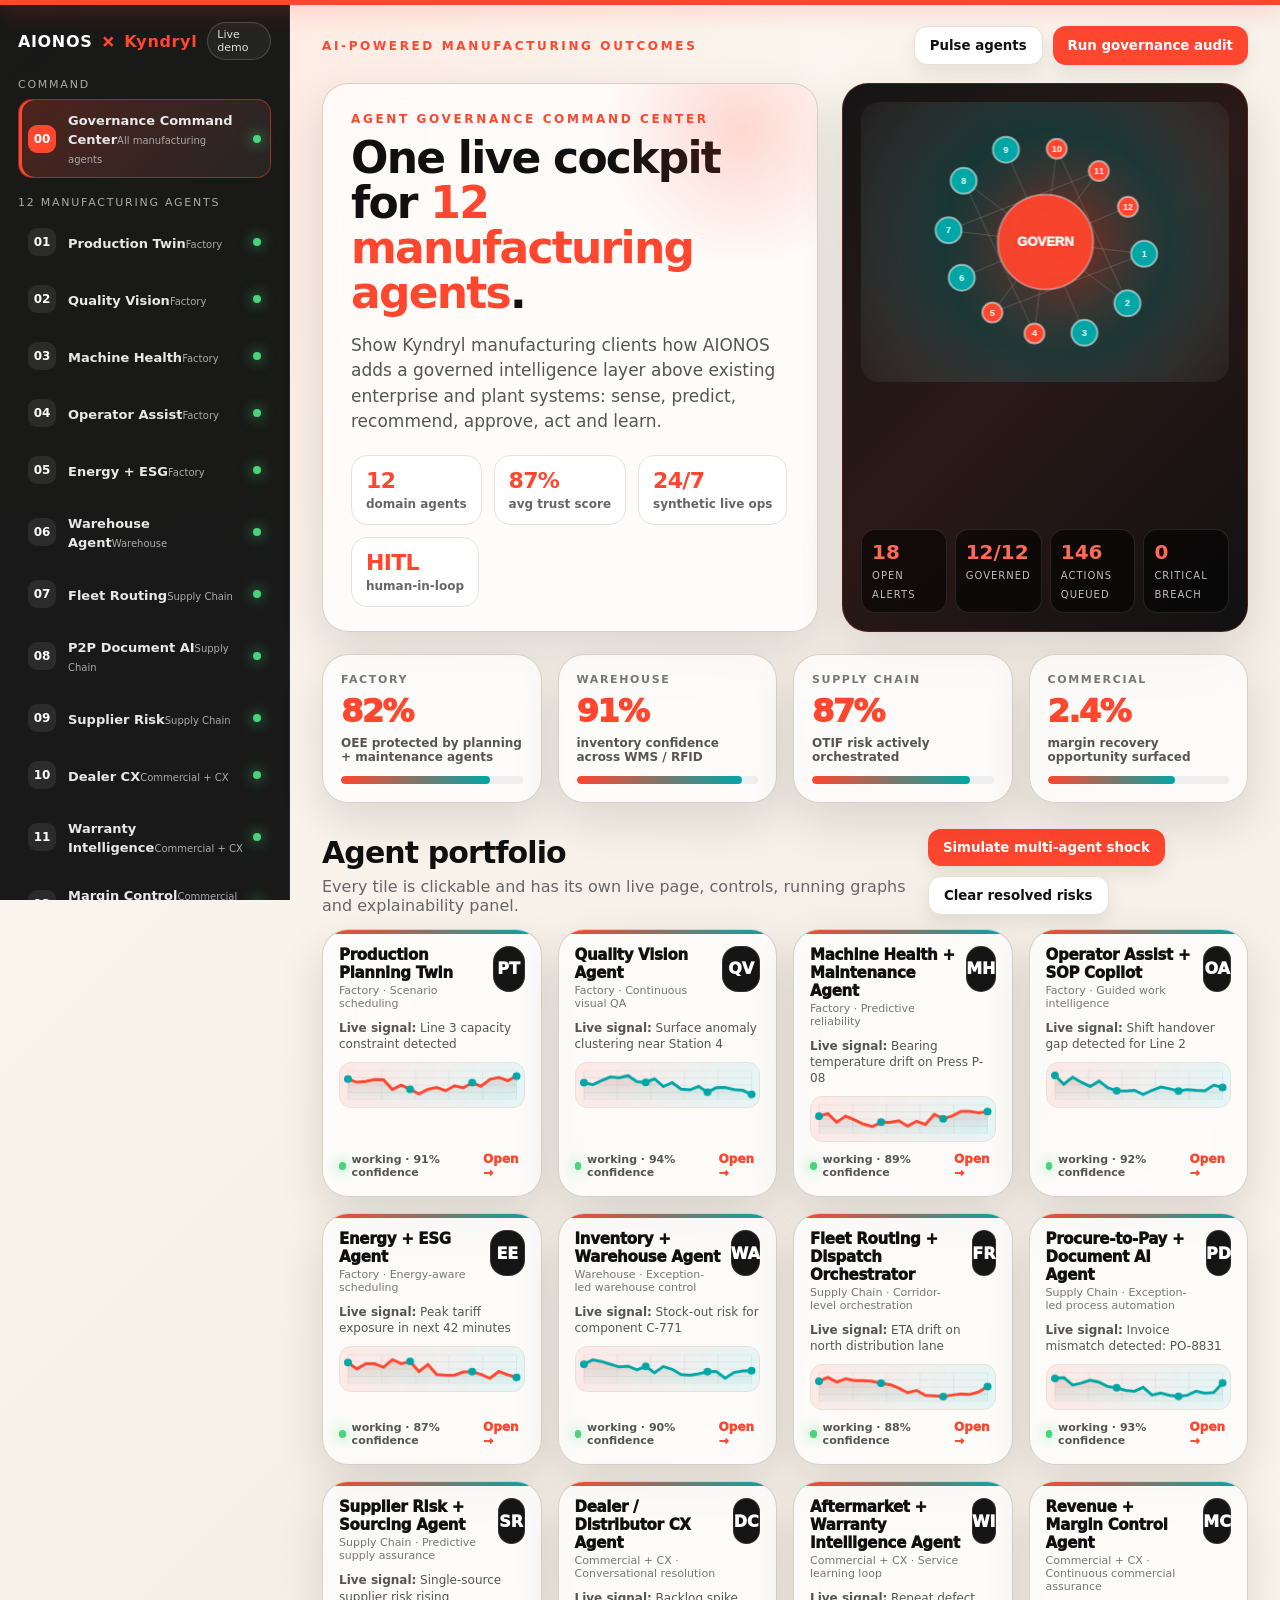
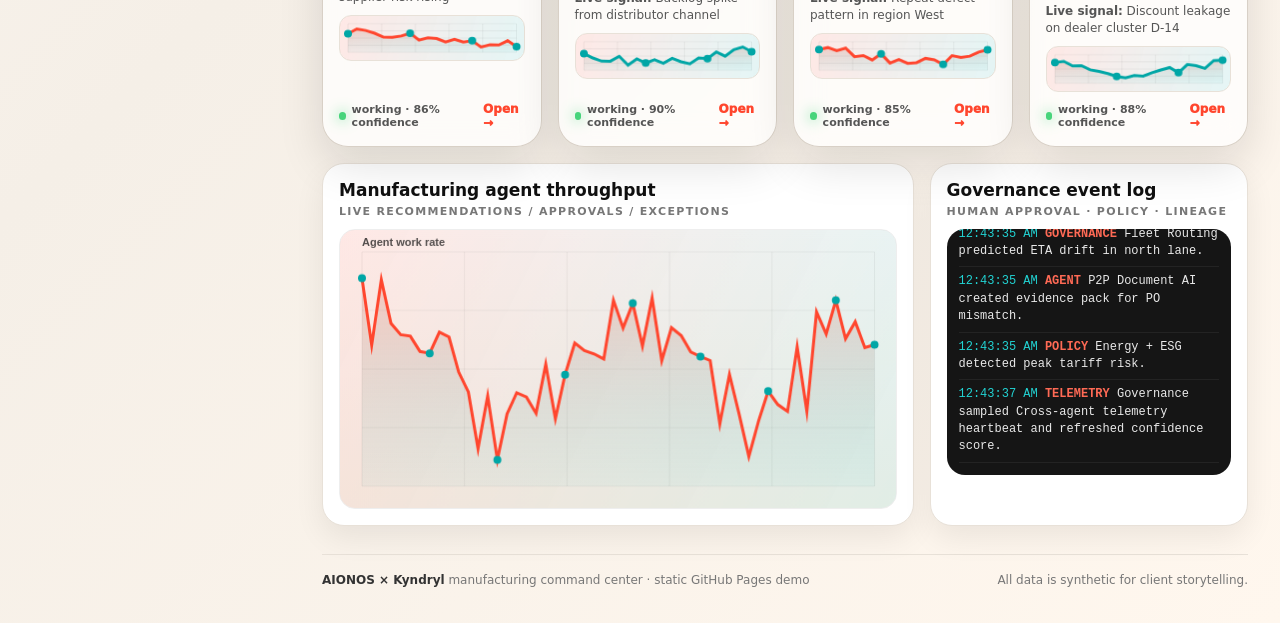
<file: index.html>
<!doctype html>
<html lang="en">
<head>
  <meta charset="utf-8" />
  <meta name="viewport" content="width=device-width,initial-scale=1" />
  <title>Agent Governance Command Center | AIONOS × Kyndryl Manufacturing Agents</title>
  <meta name="description" content="Interactive AIONOS × Kyndryl manufacturing agent demo with live synthetic telemetry, governance controls and agent intelligence." />
  <link rel="stylesheet" href="assets/css/styles.css" />
</head>
<body data-page="command">
  <div class="app-shell">
    <aside class="sidebar" id="sidebar"></aside>
    <main class="main" id="content"></main>
  </div>
  <div id="toast" class="toast"></div>
  <script src="assets/js/agents.js"></script>
  <script src="assets/js/app.js"></script>
</body>
</html>
</file>
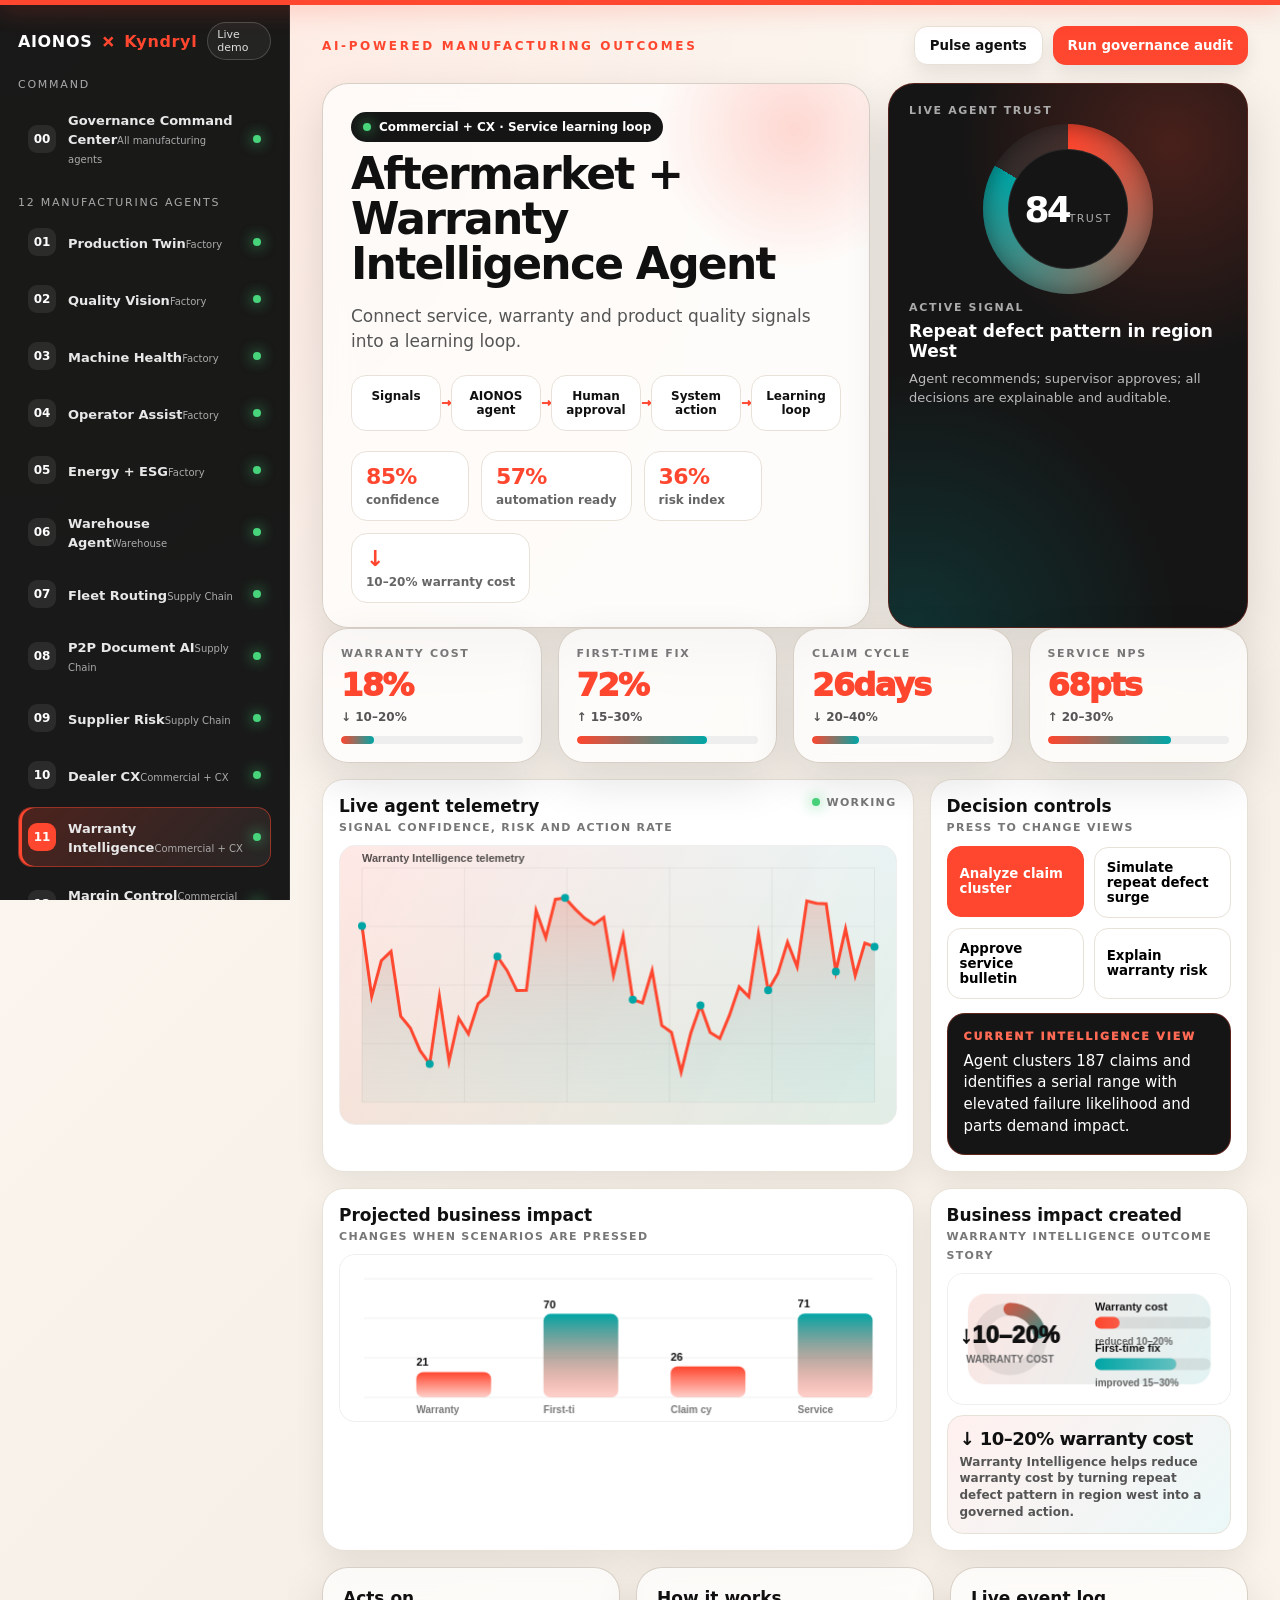
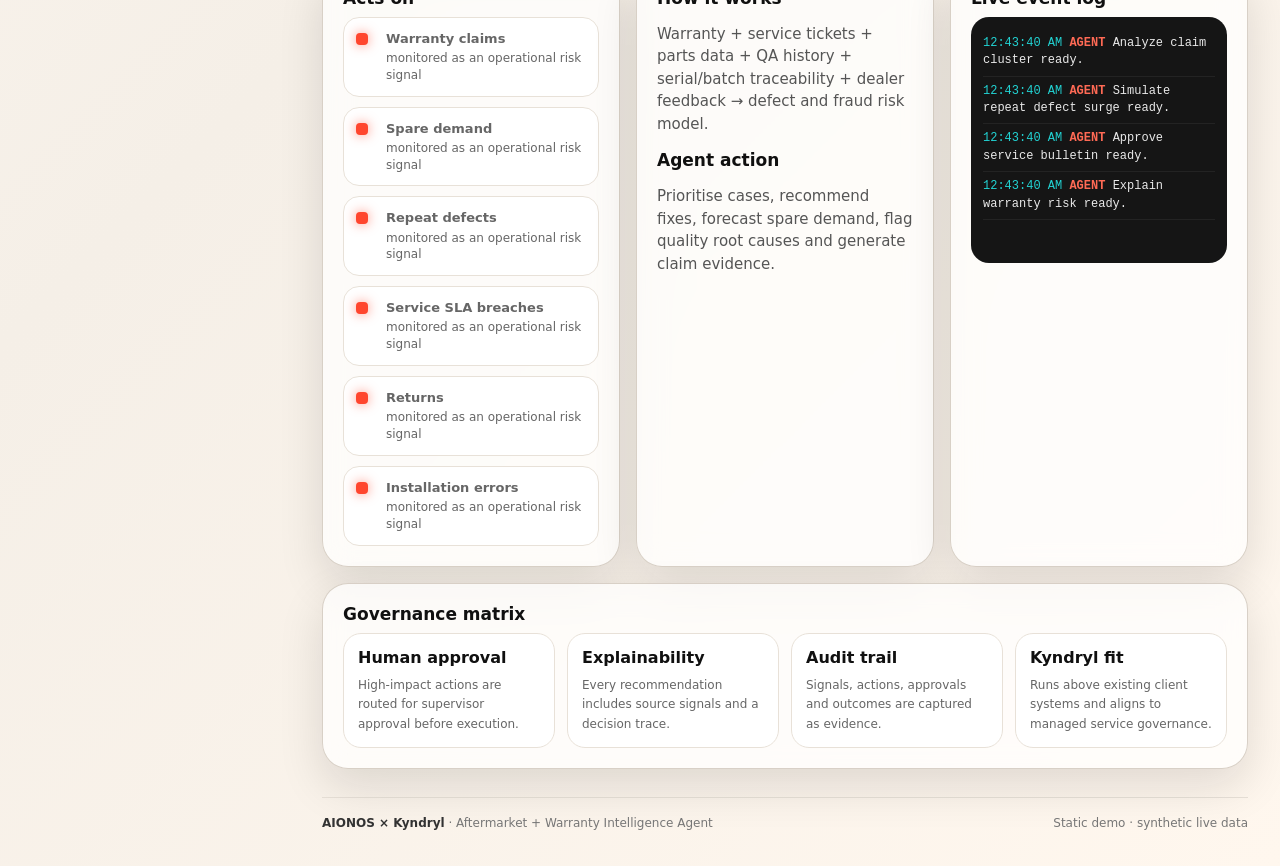
<file: agent-aftermarket-warranty.html>
<!doctype html>
<html lang="en">
<head>
  <meta charset="utf-8" />
  <meta name="viewport" content="width=device-width,initial-scale=1" />
  <title>Aftermarket Warranty | AIONOS × Kyndryl Manufacturing Agents</title>
  <meta name="description" content="Interactive AIONOS × Kyndryl manufacturing agent demo with live synthetic telemetry, governance controls and agent intelligence." />
  <link rel="stylesheet" href="assets/css/styles.css" />
</head>
<body data-page="aftermarket-warranty">
  <div class="app-shell">
    <aside class="sidebar" id="sidebar"></aside>
    <main class="main" id="content"></main>
  </div>
  <div id="toast" class="toast"></div>
  <script src="assets/js/agents.js"></script>
  <script src="assets/js/app.js"></script>
</body>
</html>
</file>
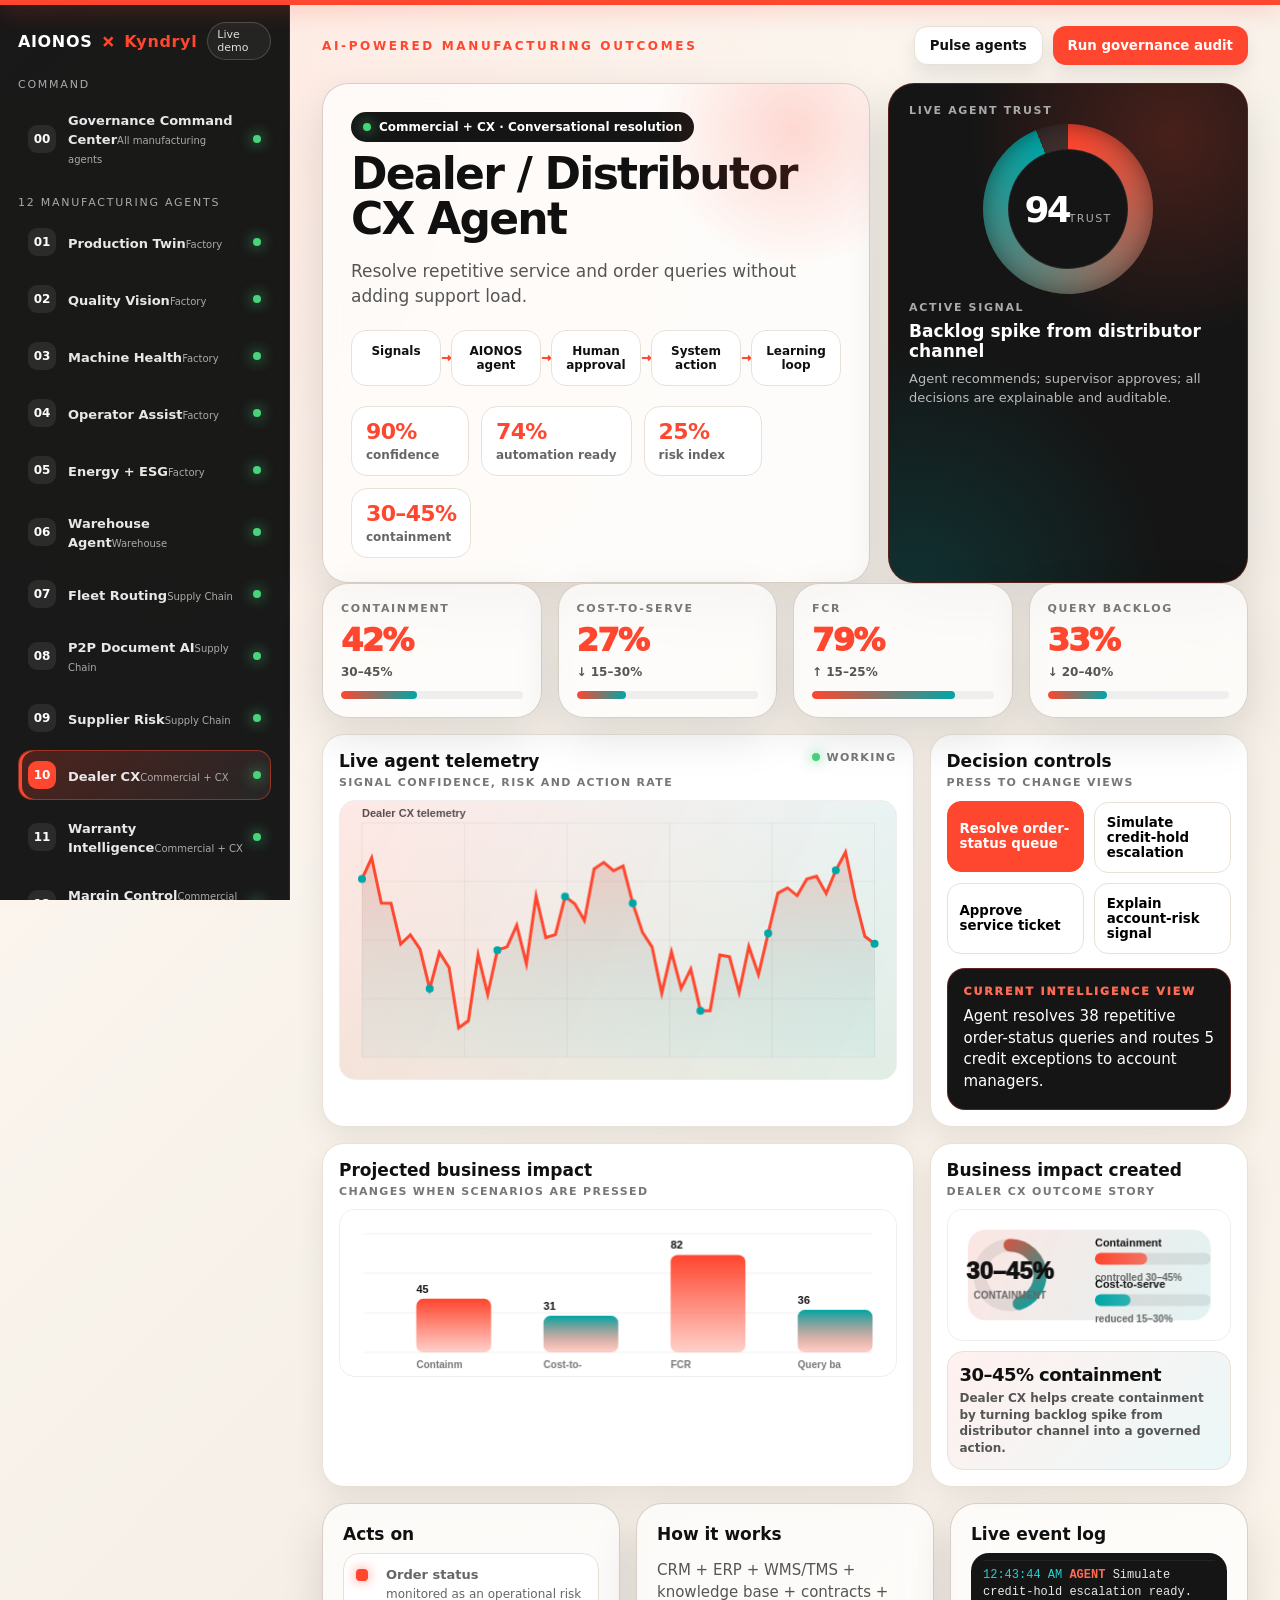
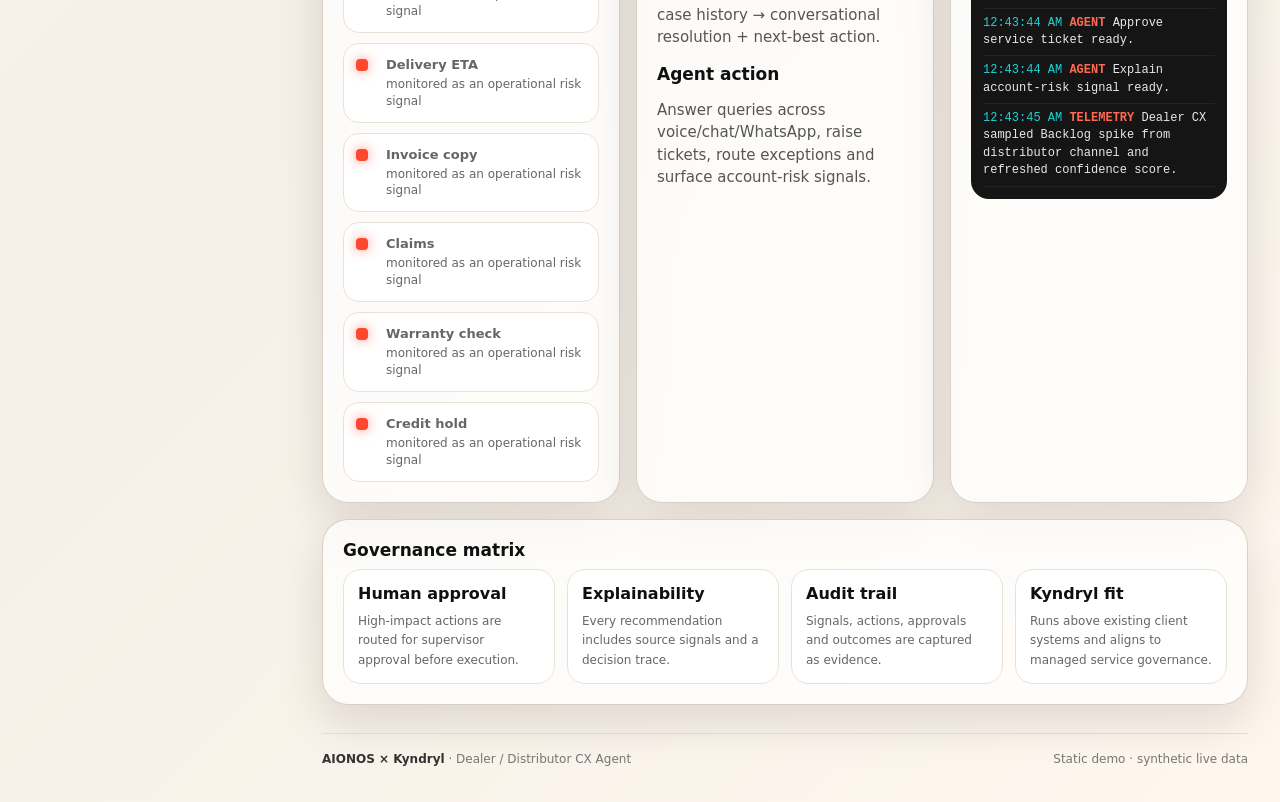
<file: agent-dealer-distributor-cx.html>
<!doctype html>
<html lang="en">
<head>
  <meta charset="utf-8" />
  <meta name="viewport" content="width=device-width,initial-scale=1" />
  <title>Dealer Cx | AIONOS × Kyndryl Manufacturing Agents</title>
  <meta name="description" content="Interactive AIONOS × Kyndryl manufacturing agent demo with live synthetic telemetry, governance controls and agent intelligence." />
  <link rel="stylesheet" href="assets/css/styles.css" />
</head>
<body data-page="dealer-cx">
  <div class="app-shell">
    <aside class="sidebar" id="sidebar"></aside>
    <main class="main" id="content"></main>
  </div>
  <div id="toast" class="toast"></div>
  <script src="assets/js/agents.js"></script>
  <script src="assets/js/app.js"></script>
</body>
</html>
</file>
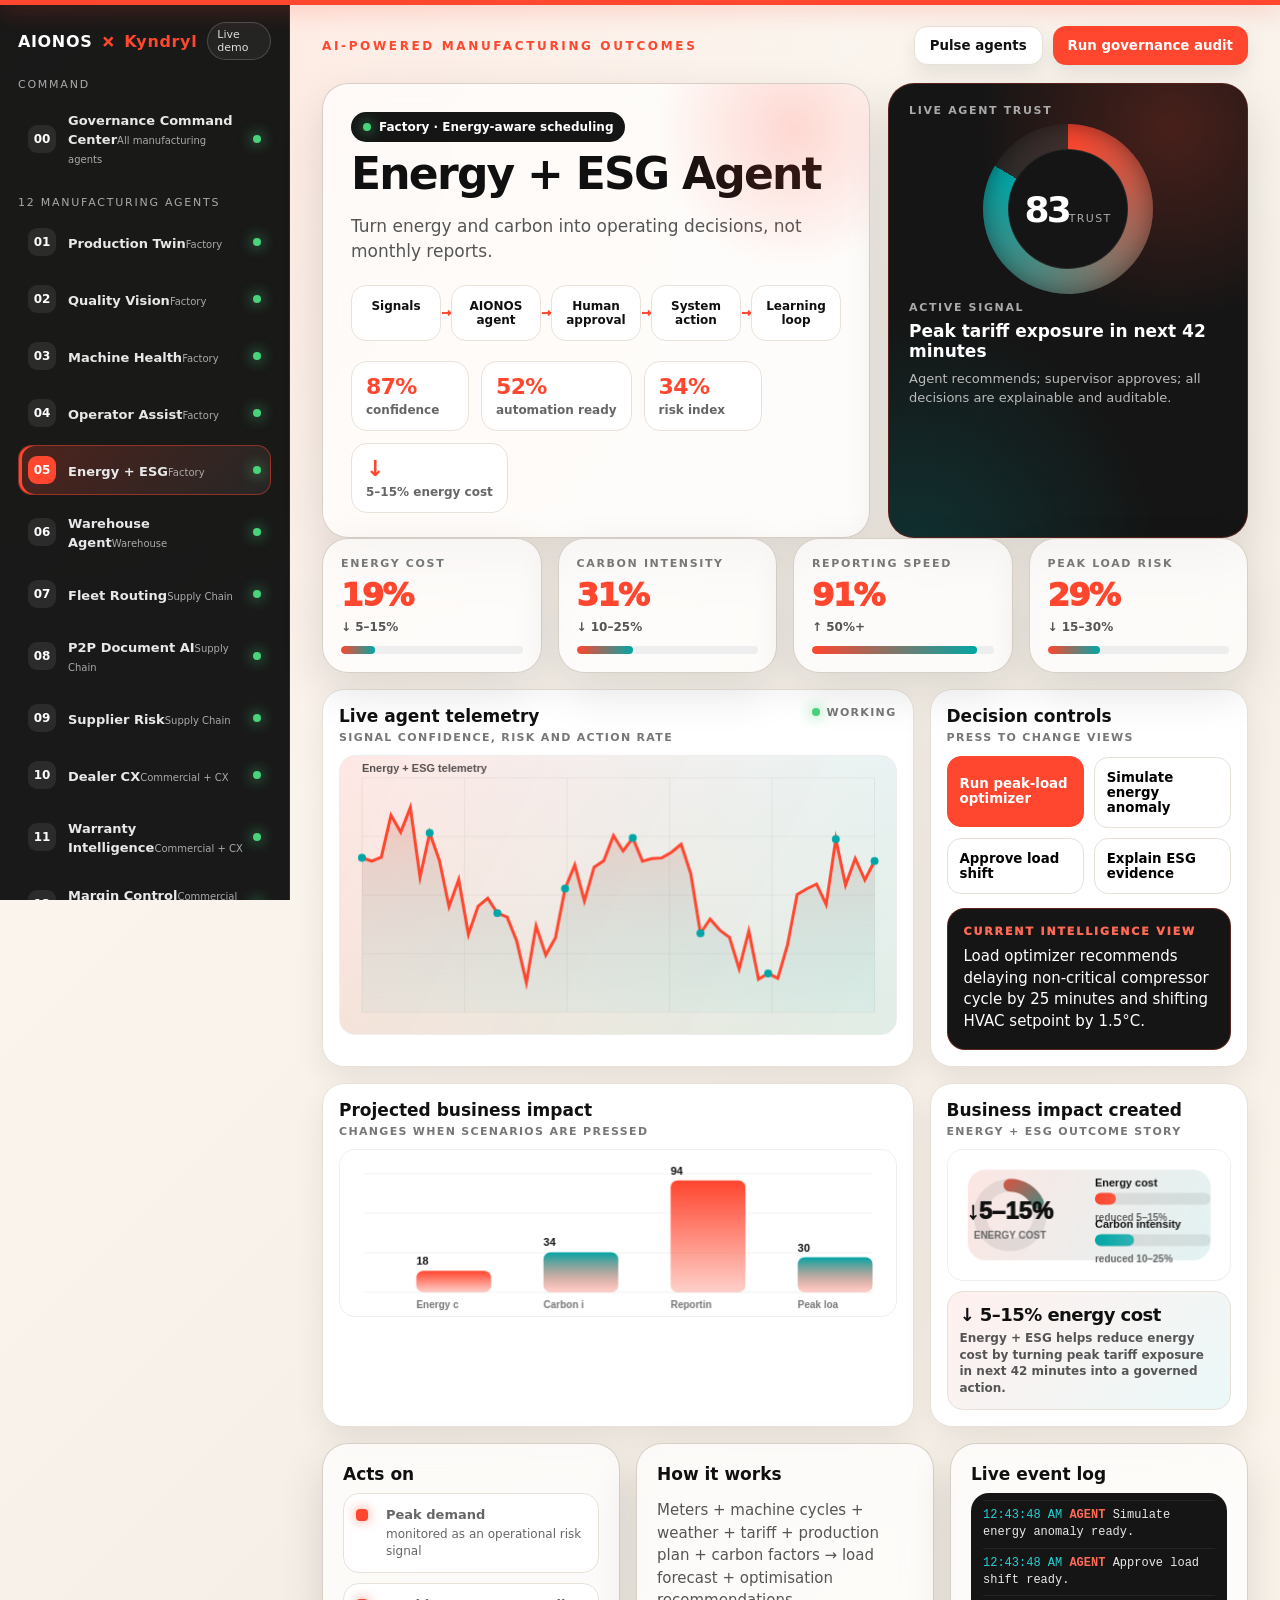
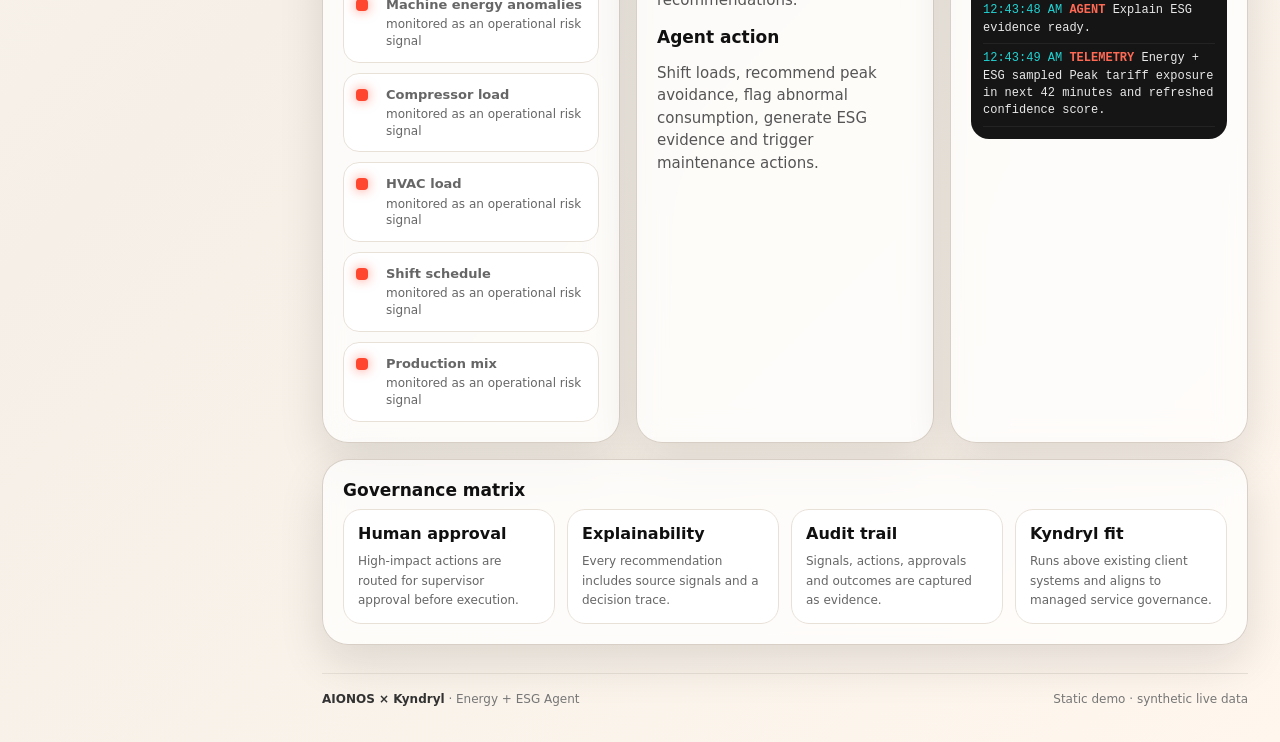
<file: agent-energy-esg.html>
<!doctype html>
<html lang="en">
<head>
  <meta charset="utf-8" />
  <meta name="viewport" content="width=device-width,initial-scale=1" />
  <title>Energy Esg | AIONOS × Kyndryl Manufacturing Agents</title>
  <meta name="description" content="Interactive AIONOS × Kyndryl manufacturing agent demo with live synthetic telemetry, governance controls and agent intelligence." />
  <link rel="stylesheet" href="assets/css/styles.css" />
</head>
<body data-page="energy-esg">
  <div class="app-shell">
    <aside class="sidebar" id="sidebar"></aside>
    <main class="main" id="content"></main>
  </div>
  <div id="toast" class="toast"></div>
  <script src="assets/js/agents.js"></script>
  <script src="assets/js/app.js"></script>
</body>
</html>
</file>
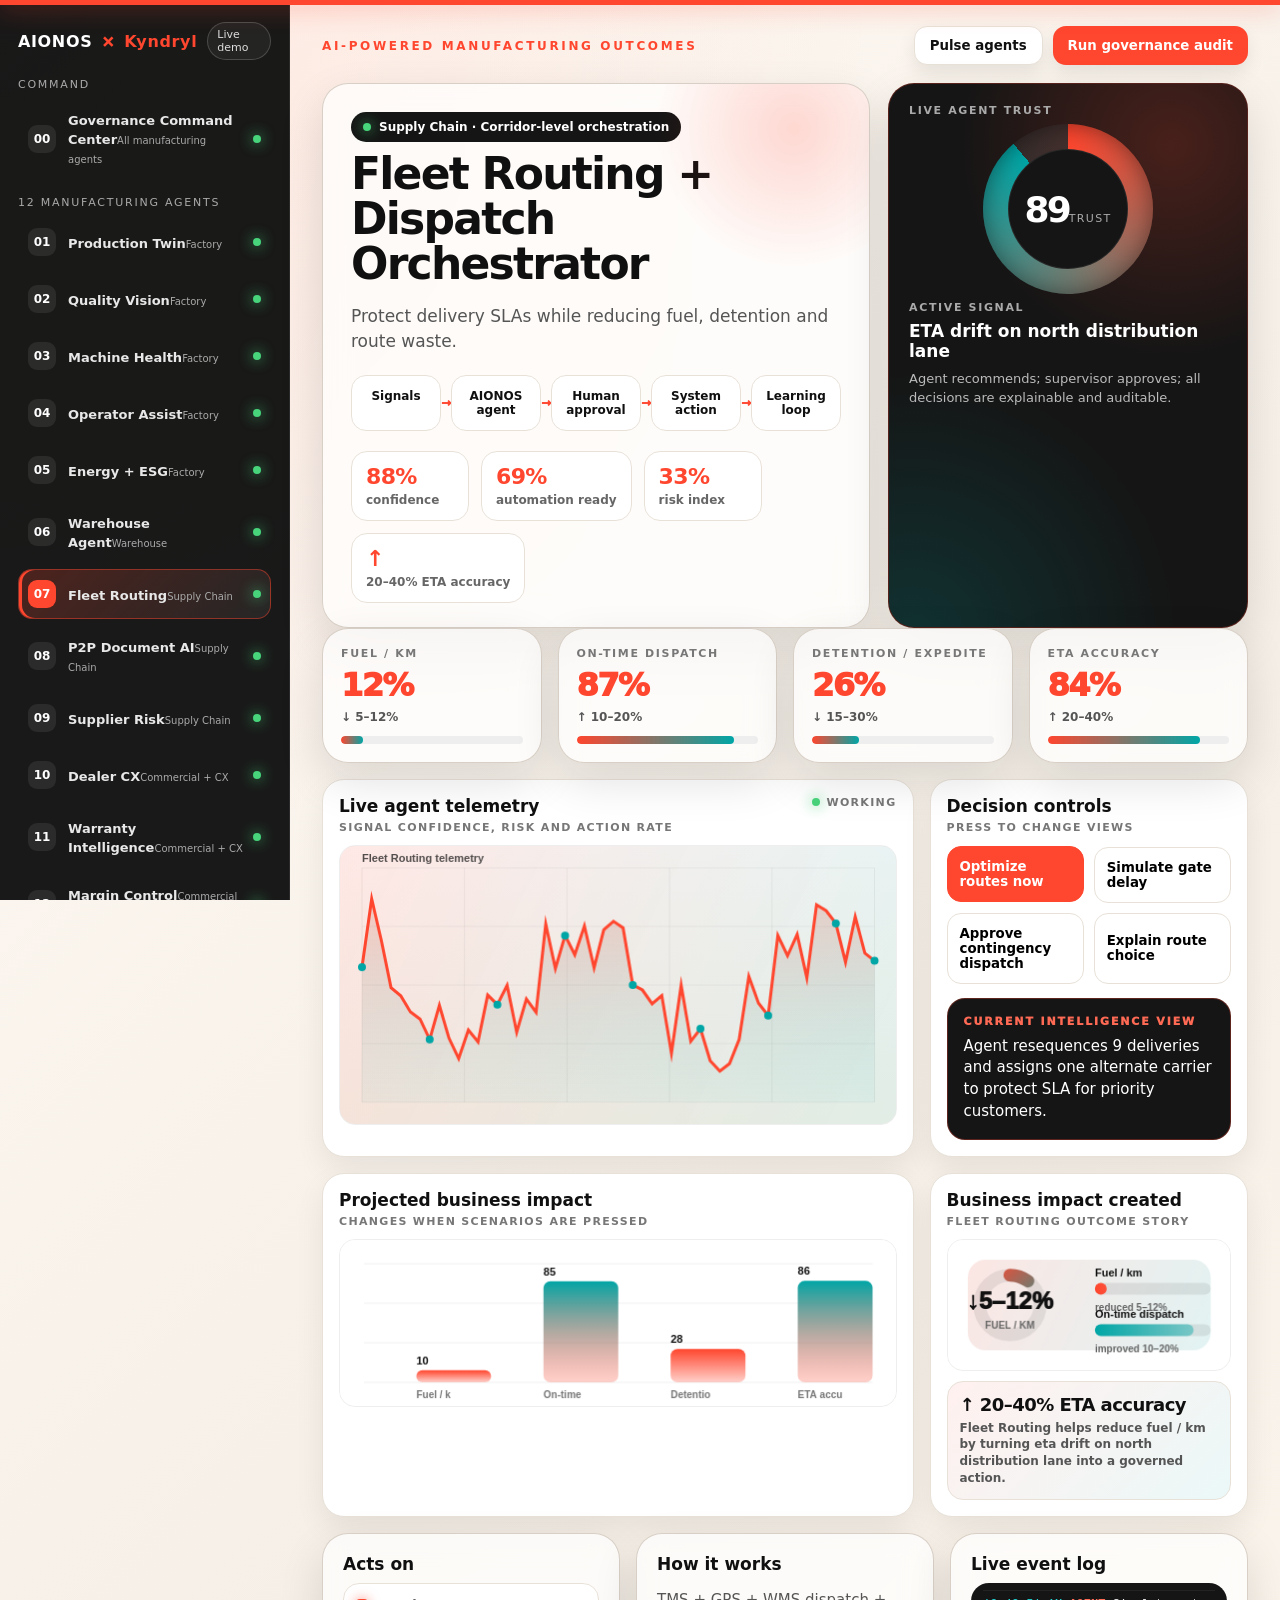
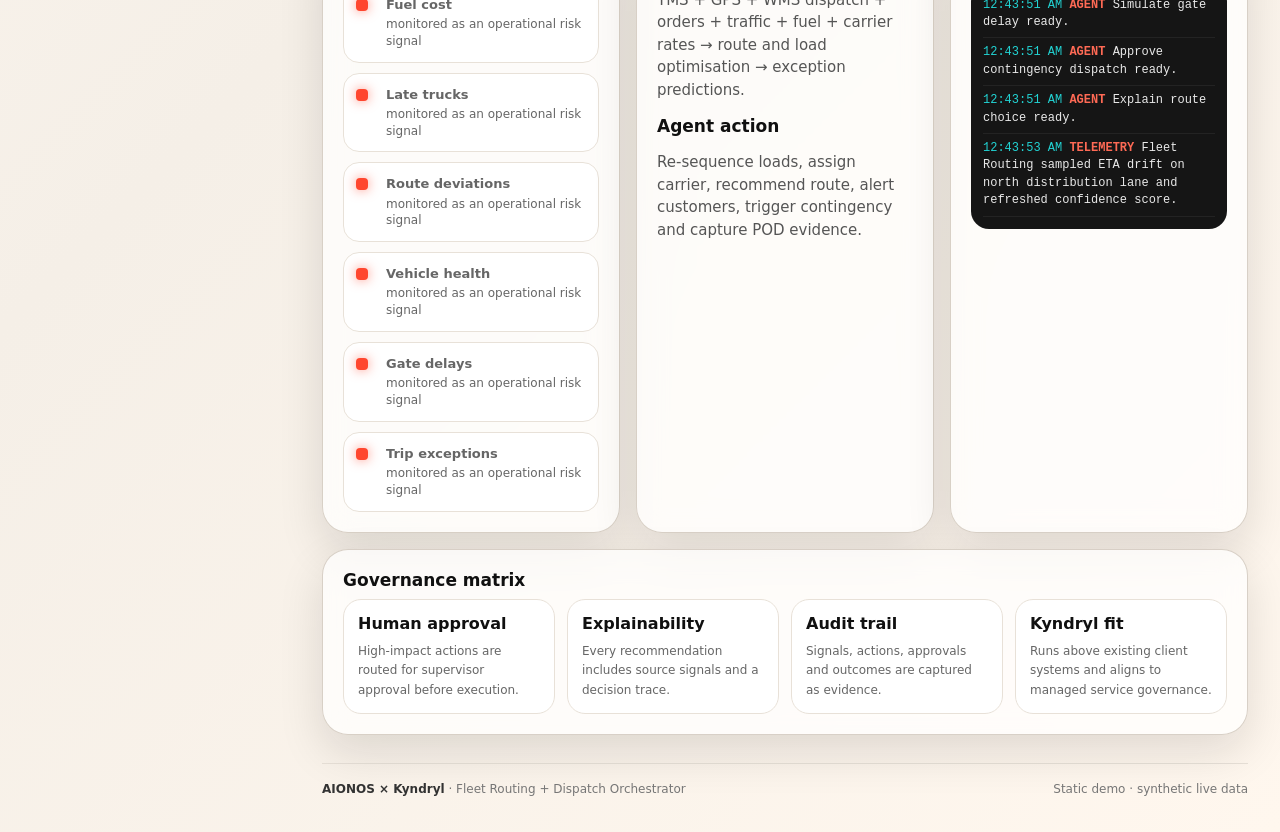
<file: agent-fleet-dispatch.html>
<!doctype html>
<html lang="en">
<head>
  <meta charset="utf-8" />
  <meta name="viewport" content="width=device-width,initial-scale=1" />
  <title>Fleet Dispatch | AIONOS × Kyndryl Manufacturing Agents</title>
  <meta name="description" content="Interactive AIONOS × Kyndryl manufacturing agent demo with live synthetic telemetry, governance controls and agent intelligence." />
  <link rel="stylesheet" href="assets/css/styles.css" />
</head>
<body data-page="fleet-dispatch">
  <div class="app-shell">
    <aside class="sidebar" id="sidebar"></aside>
    <main class="main" id="content"></main>
  </div>
  <div id="toast" class="toast"></div>
  <script src="assets/js/agents.js"></script>
  <script src="assets/js/app.js"></script>
</body>
</html>
</file>
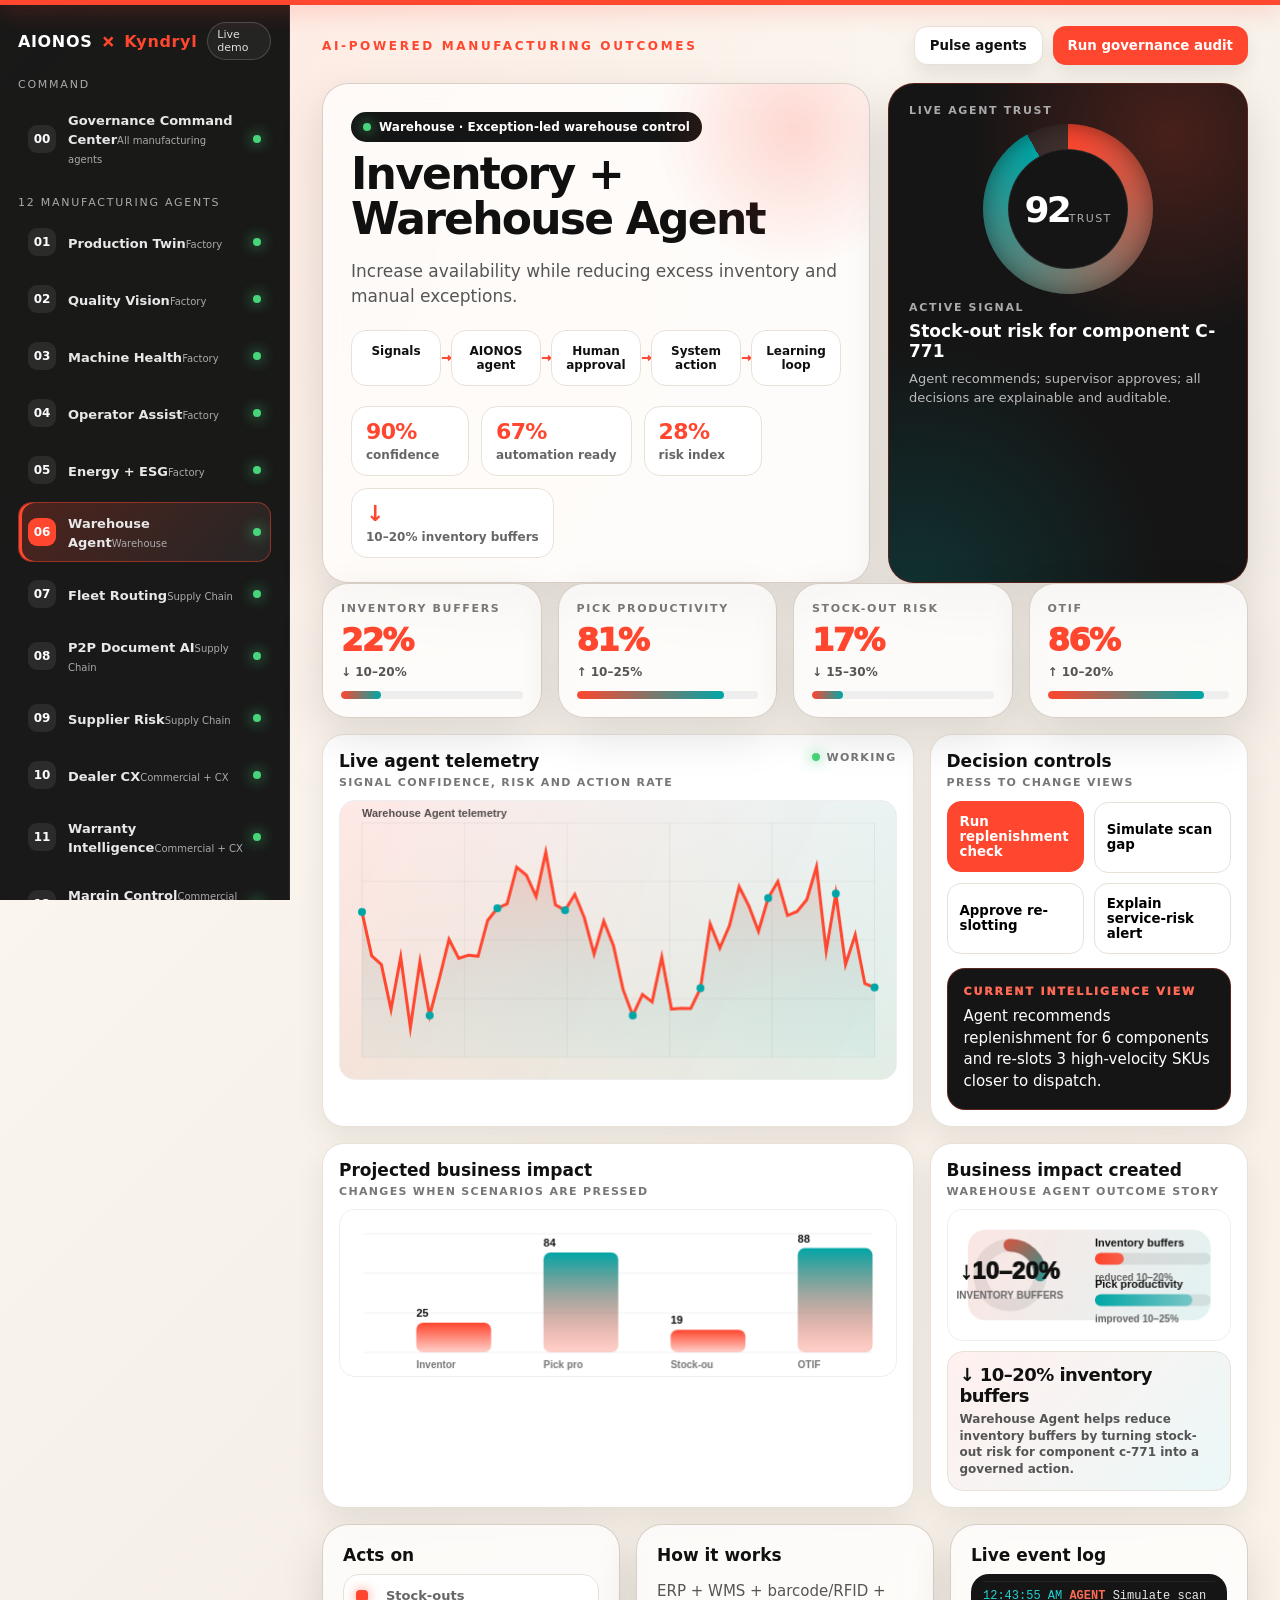
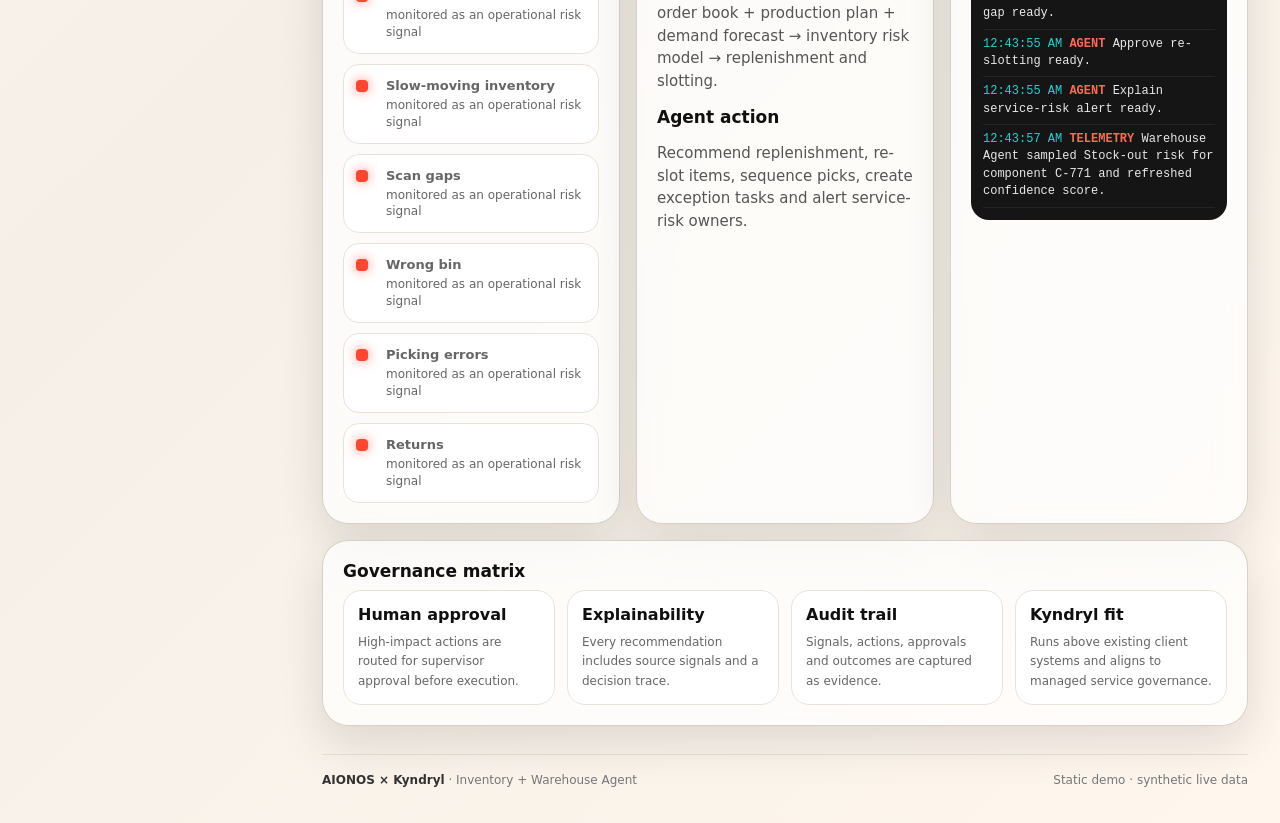
<file: agent-inventory-warehouse.html>
<!doctype html>
<html lang="en">
<head>
  <meta charset="utf-8" />
  <meta name="viewport" content="width=device-width,initial-scale=1" />
  <title>Inventory Warehouse | AIONOS × Kyndryl Manufacturing Agents</title>
  <meta name="description" content="Interactive AIONOS × Kyndryl manufacturing agent demo with live synthetic telemetry, governance controls and agent intelligence." />
  <link rel="stylesheet" href="assets/css/styles.css" />
</head>
<body data-page="inventory-warehouse">
  <div class="app-shell">
    <aside class="sidebar" id="sidebar"></aside>
    <main class="main" id="content"></main>
  </div>
  <div id="toast" class="toast"></div>
  <script src="assets/js/agents.js"></script>
  <script src="assets/js/app.js"></script>
</body>
</html>
</file>
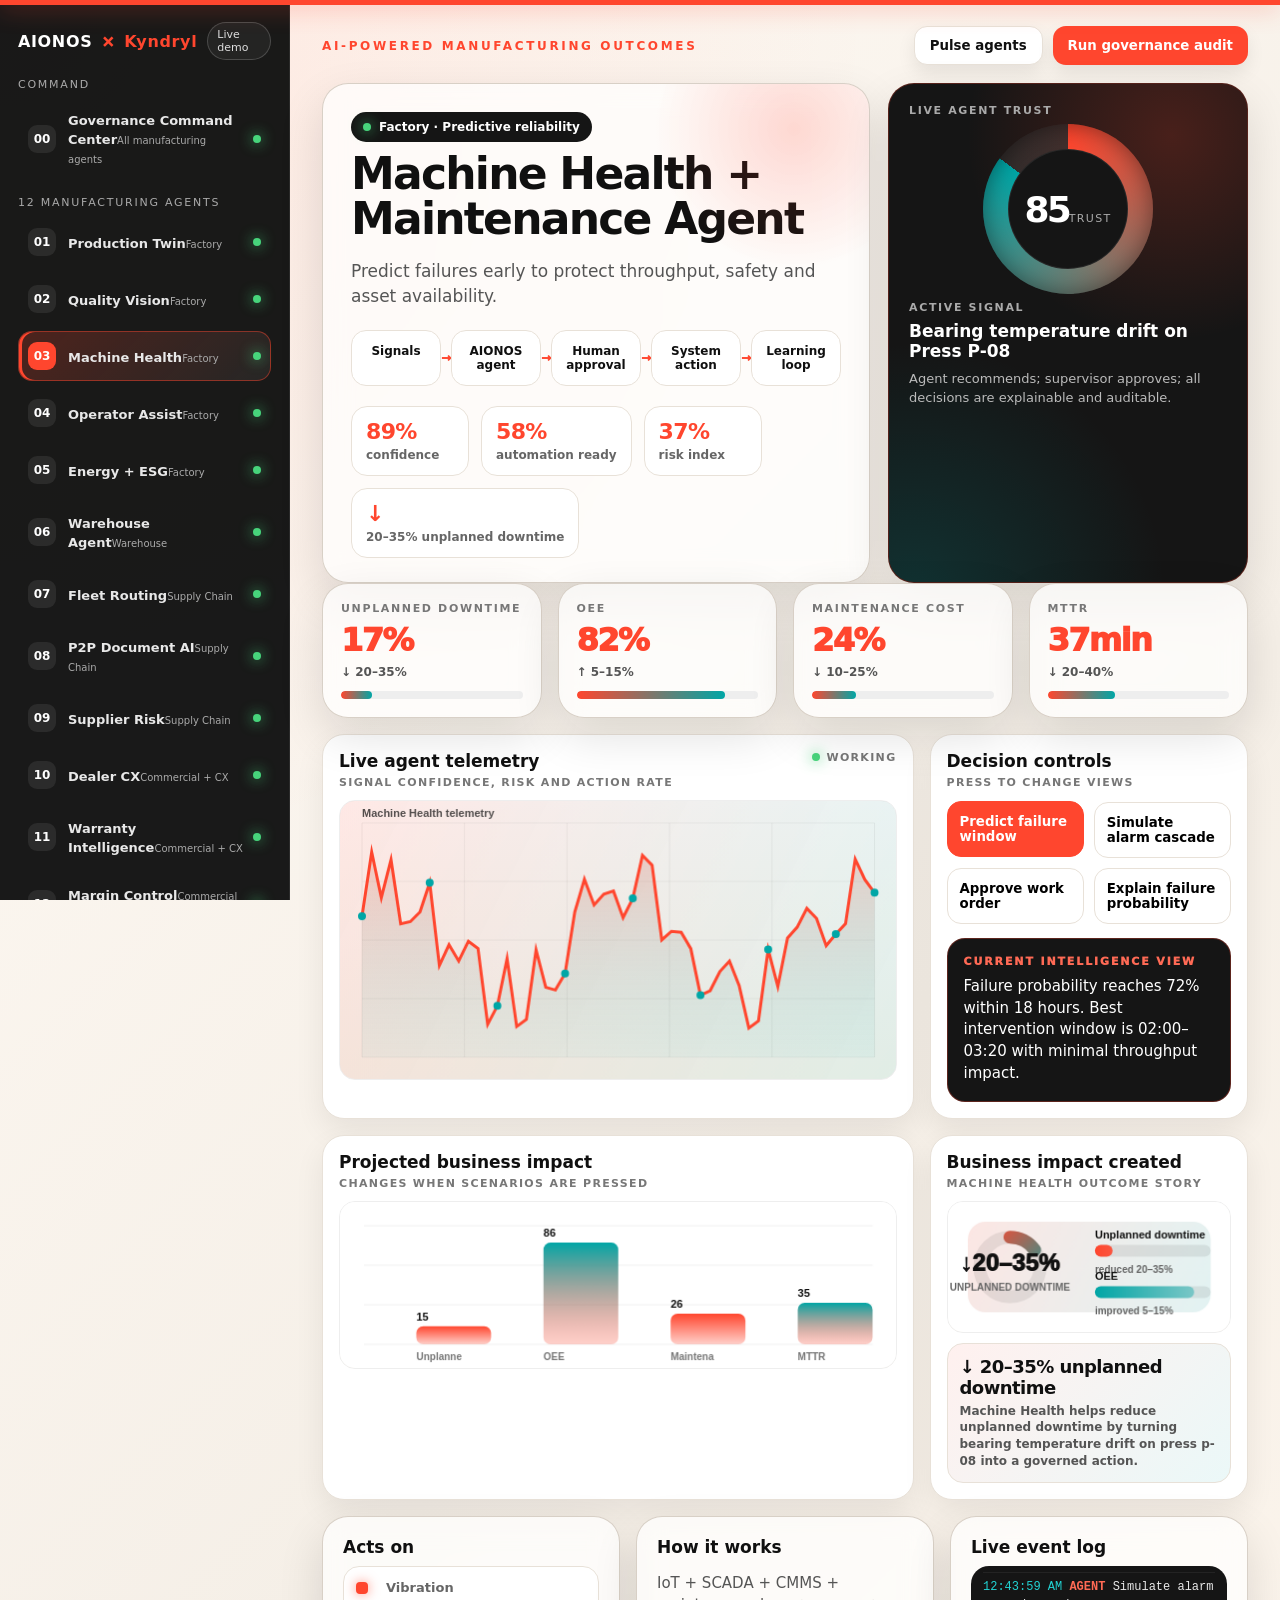
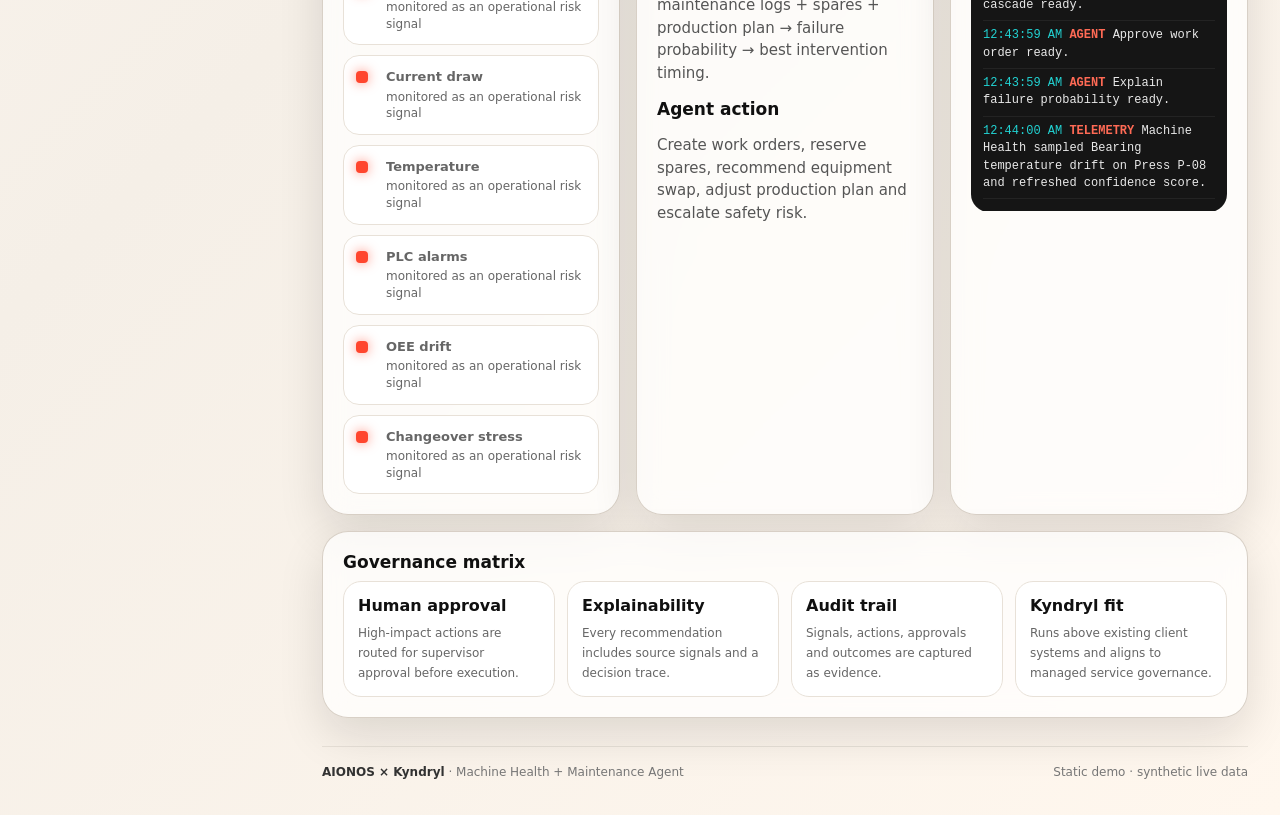
<file: agent-machine-health.html>
<!doctype html>
<html lang="en">
<head>
  <meta charset="utf-8" />
  <meta name="viewport" content="width=device-width,initial-scale=1" />
  <title>Machine Health | AIONOS × Kyndryl Manufacturing Agents</title>
  <meta name="description" content="Interactive AIONOS × Kyndryl manufacturing agent demo with live synthetic telemetry, governance controls and agent intelligence." />
  <link rel="stylesheet" href="assets/css/styles.css" />
</head>
<body data-page="machine-health">
  <div class="app-shell">
    <aside class="sidebar" id="sidebar"></aside>
    <main class="main" id="content"></main>
  </div>
  <div id="toast" class="toast"></div>
  <script src="assets/js/agents.js"></script>
  <script src="assets/js/app.js"></script>
</body>
</html>
</file>
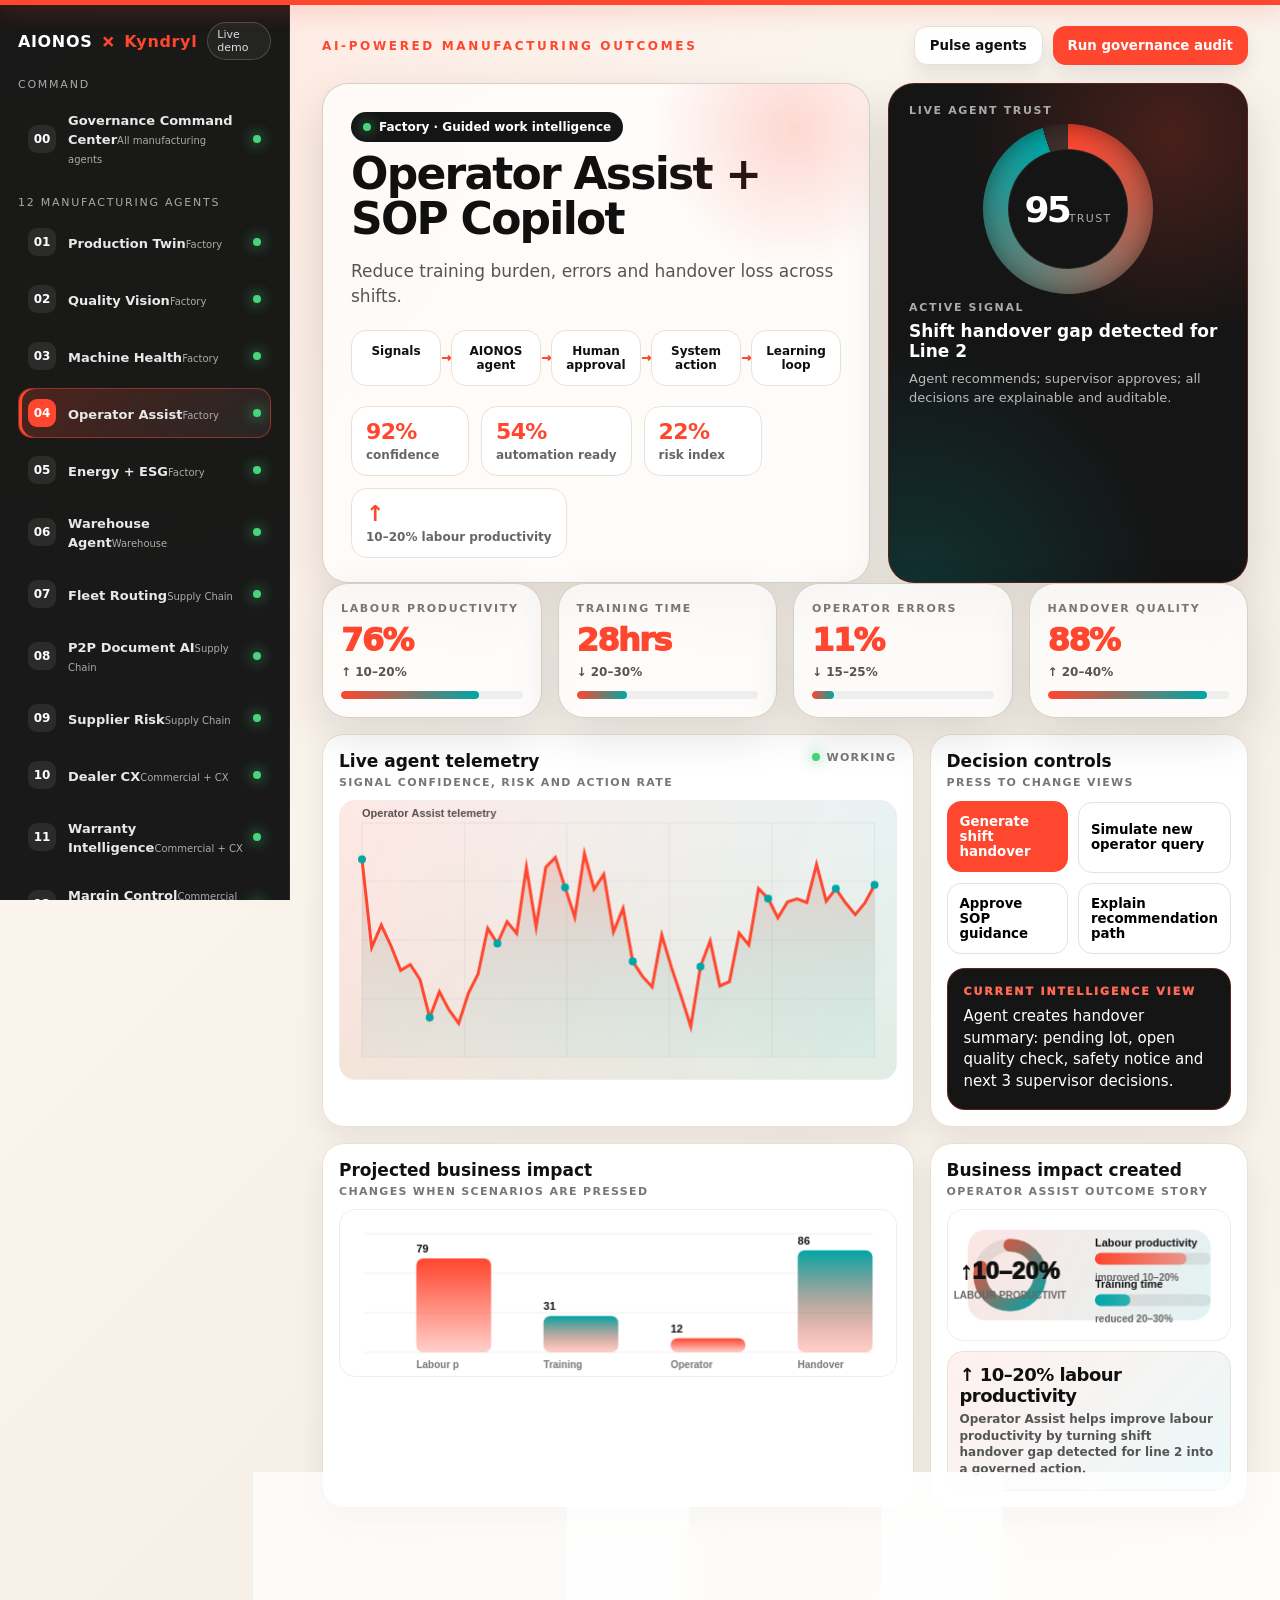
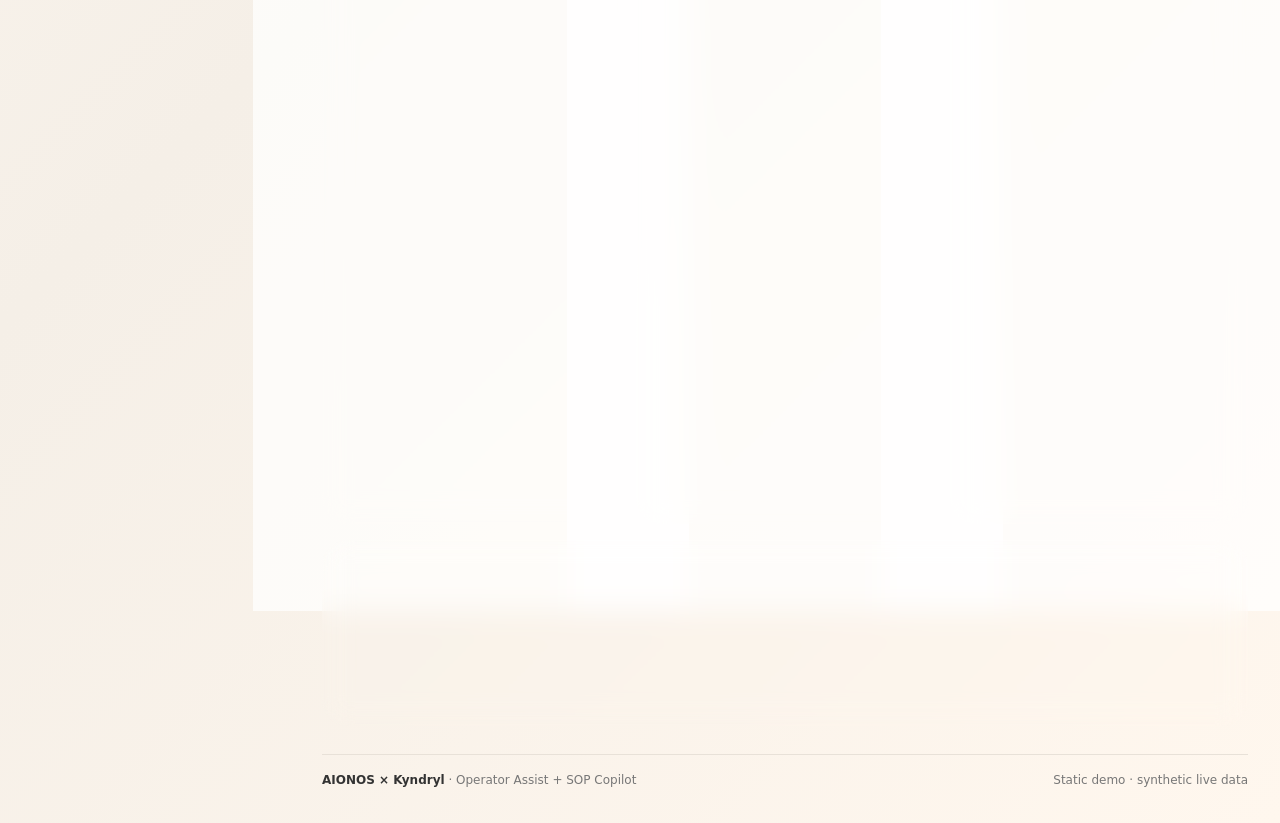
<file: agent-operator-assist.html>
<!doctype html>
<html lang="en">
<head>
  <meta charset="utf-8" />
  <meta name="viewport" content="width=device-width,initial-scale=1" />
  <title>Operator Assist | AIONOS × Kyndryl Manufacturing Agents</title>
  <meta name="description" content="Interactive AIONOS × Kyndryl manufacturing agent demo with live synthetic telemetry, governance controls and agent intelligence." />
  <link rel="stylesheet" href="assets/css/styles.css" />
</head>
<body data-page="operator-assist">
  <div class="app-shell">
    <aside class="sidebar" id="sidebar"></aside>
    <main class="main" id="content"></main>
  </div>
  <div id="toast" class="toast"></div>
  <script src="assets/js/agents.js"></script>
  <script src="assets/js/app.js"></script>
</body>
</html>
</file>
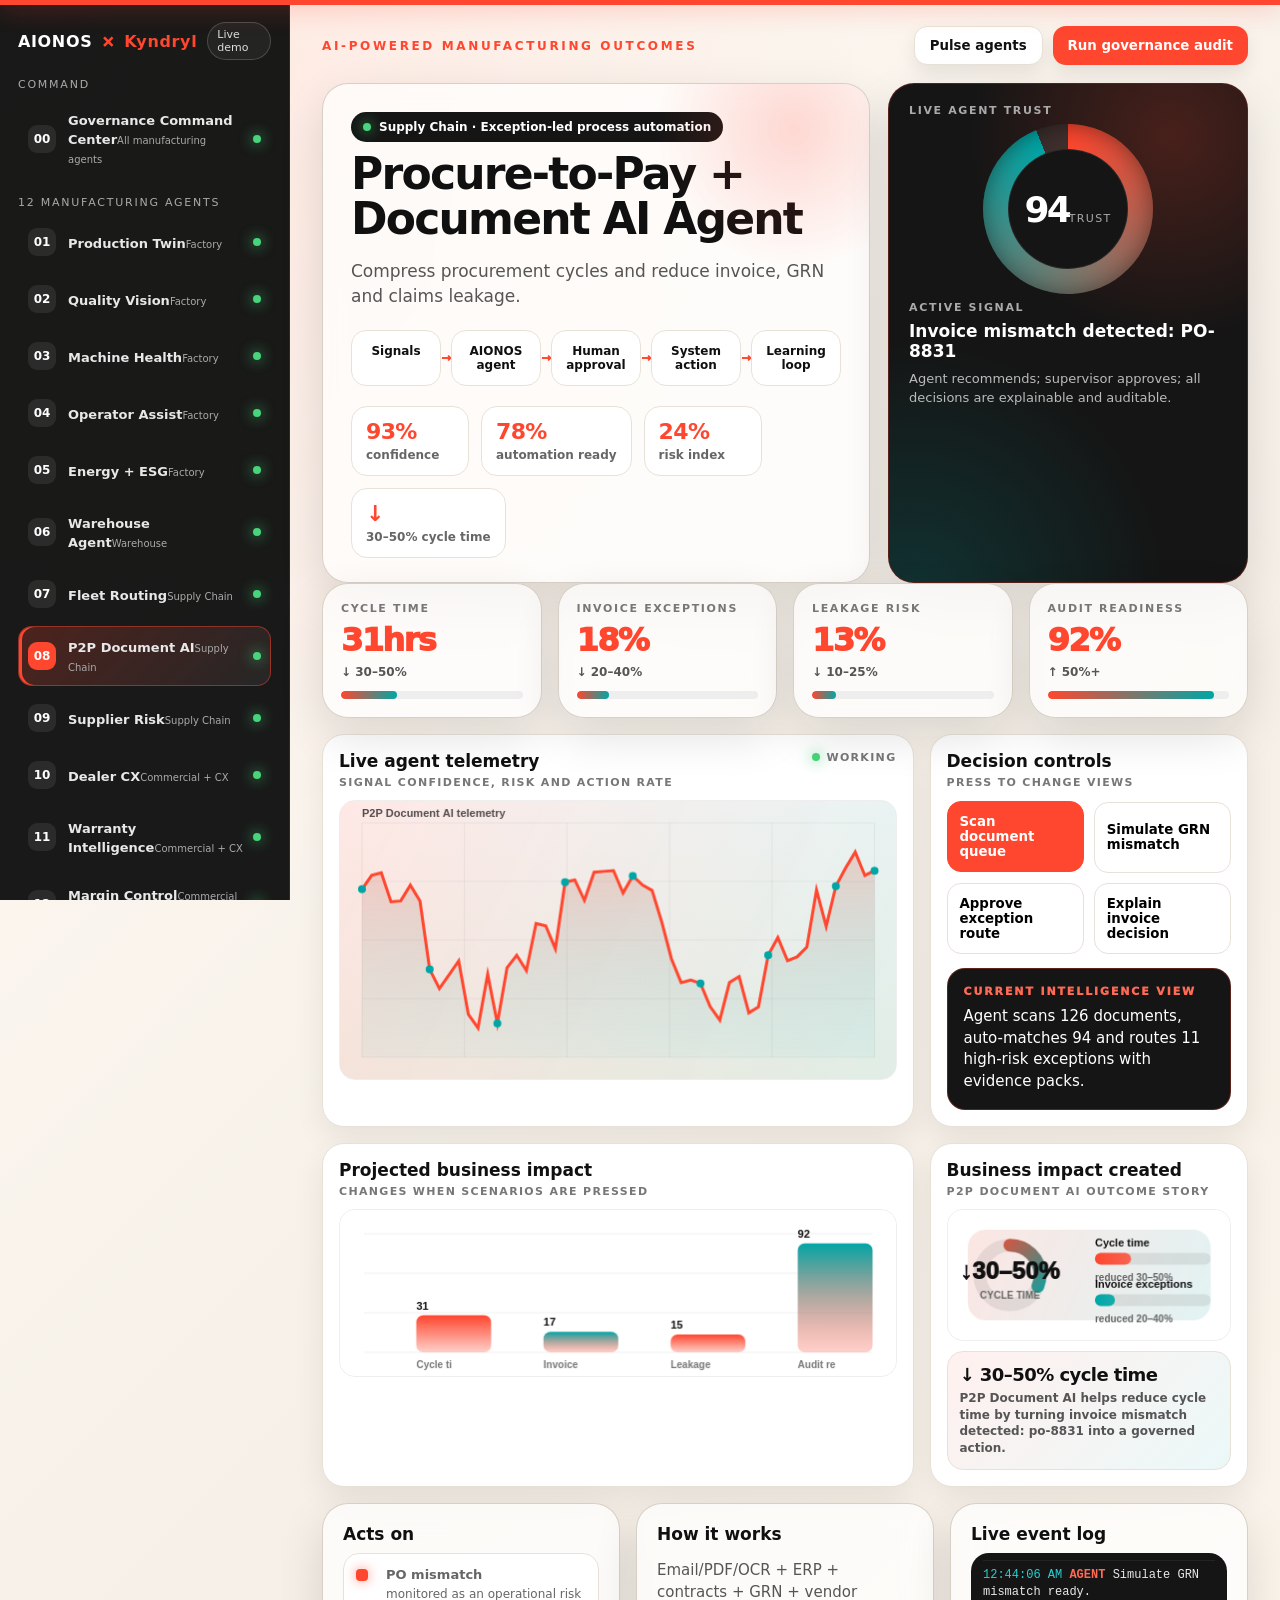
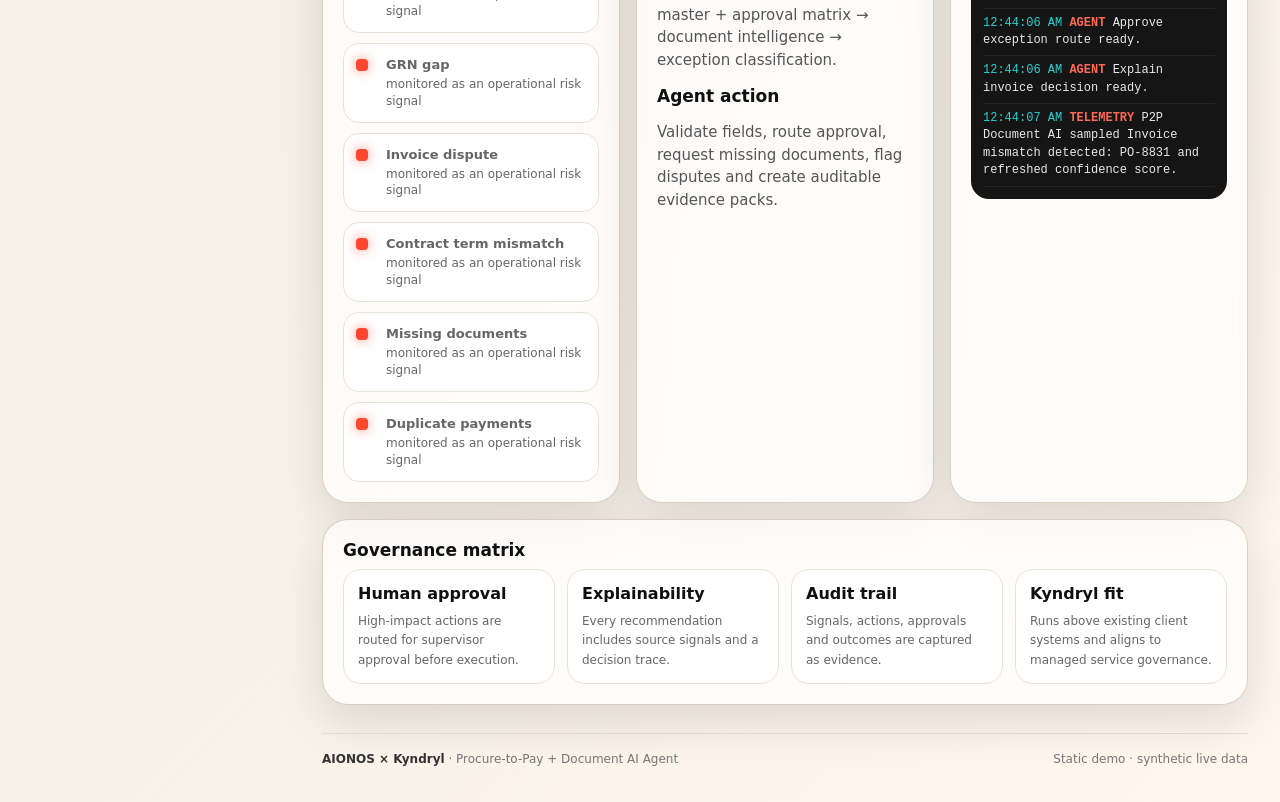
<file: agent-p2p-document-ai.html>
<!doctype html>
<html lang="en">
<head>
  <meta charset="utf-8" />
  <meta name="viewport" content="width=device-width,initial-scale=1" />
  <title>P2P Document Ai | AIONOS × Kyndryl Manufacturing Agents</title>
  <meta name="description" content="Interactive AIONOS × Kyndryl manufacturing agent demo with live synthetic telemetry, governance controls and agent intelligence." />
  <link rel="stylesheet" href="assets/css/styles.css" />
</head>
<body data-page="p2p-document-ai">
  <div class="app-shell">
    <aside class="sidebar" id="sidebar"></aside>
    <main class="main" id="content"></main>
  </div>
  <div id="toast" class="toast"></div>
  <script src="assets/js/agents.js"></script>
  <script src="assets/js/app.js"></script>
</body>
</html>
</file>
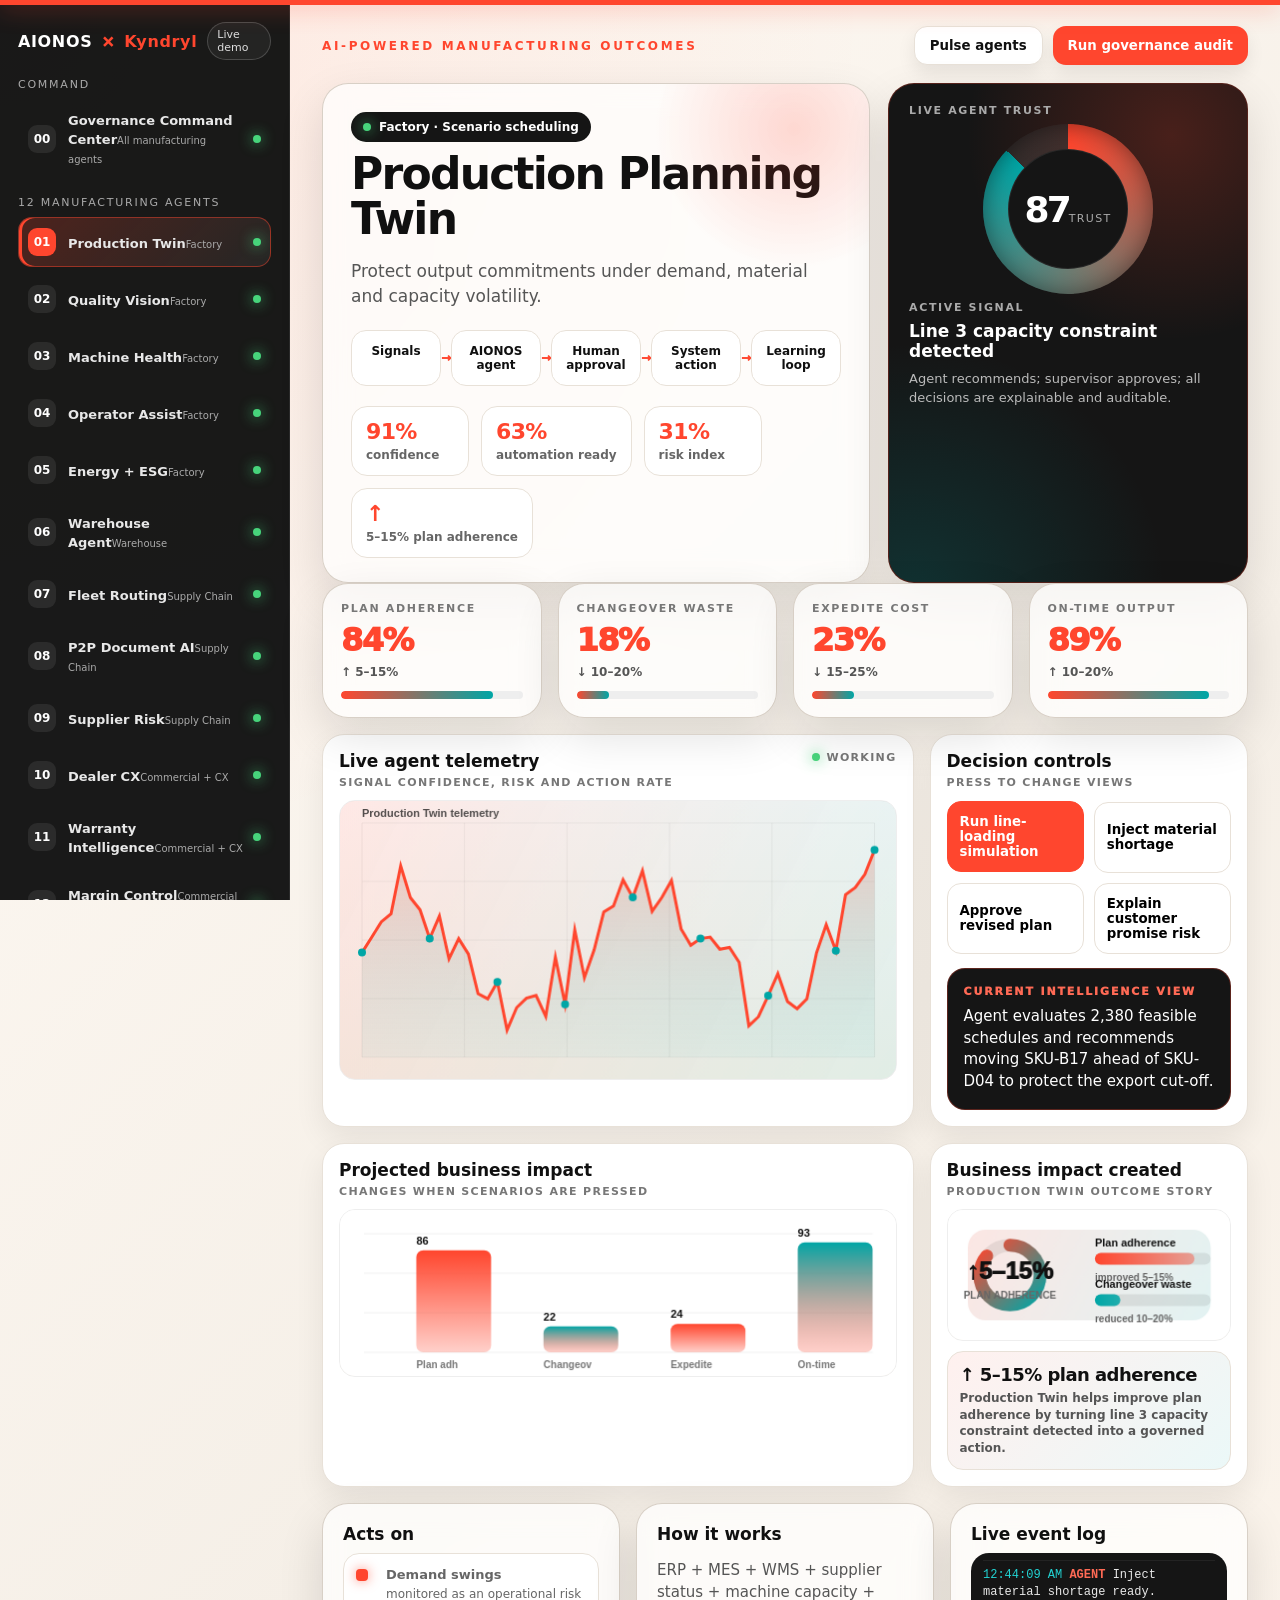
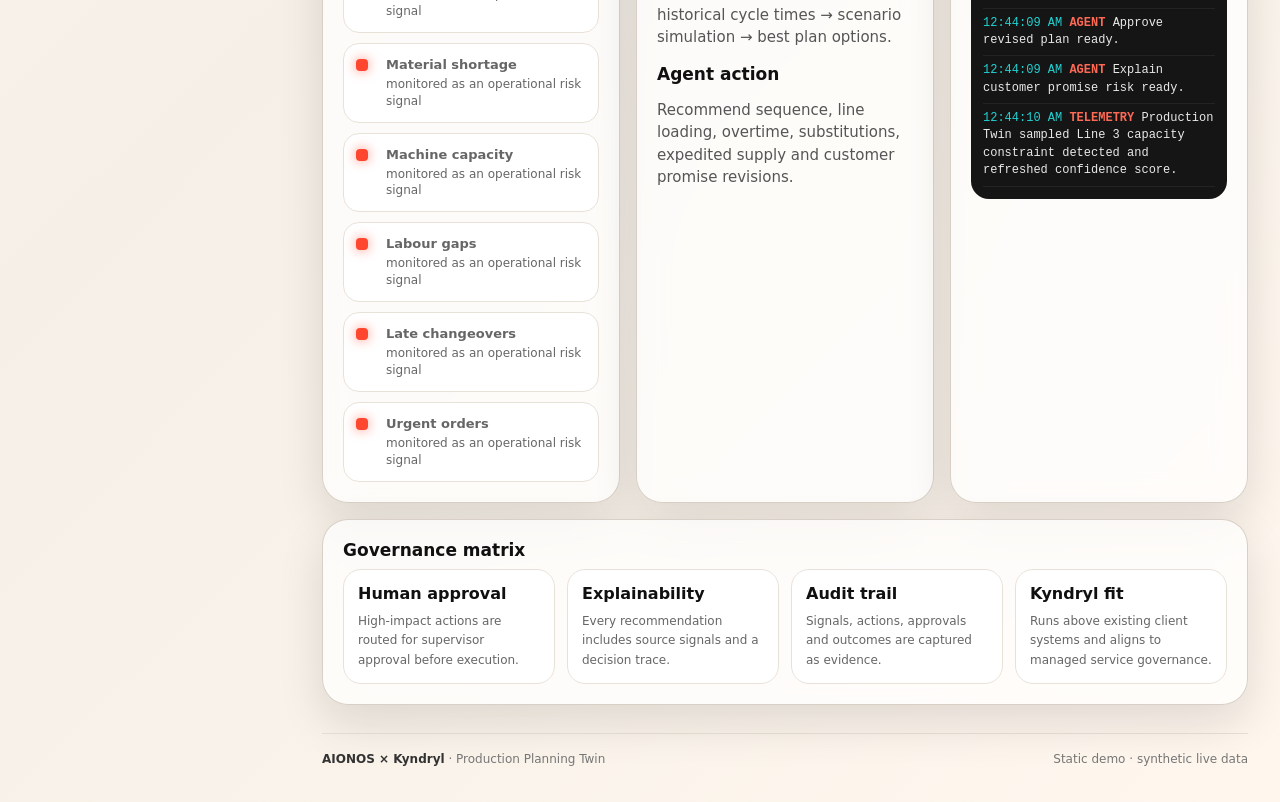
<file: agent-production-planning.html>
<!doctype html>
<html lang="en">
<head>
  <meta charset="utf-8" />
  <meta name="viewport" content="width=device-width,initial-scale=1" />
  <title>Production Planning | AIONOS × Kyndryl Manufacturing Agents</title>
  <meta name="description" content="Interactive AIONOS × Kyndryl manufacturing agent demo with live synthetic telemetry, governance controls and agent intelligence." />
  <link rel="stylesheet" href="assets/css/styles.css" />
</head>
<body data-page="production-planning">
  <div class="app-shell">
    <aside class="sidebar" id="sidebar"></aside>
    <main class="main" id="content"></main>
  </div>
  <div id="toast" class="toast"></div>
  <script src="assets/js/agents.js"></script>
  <script src="assets/js/app.js"></script>
</body>
</html>
</file>
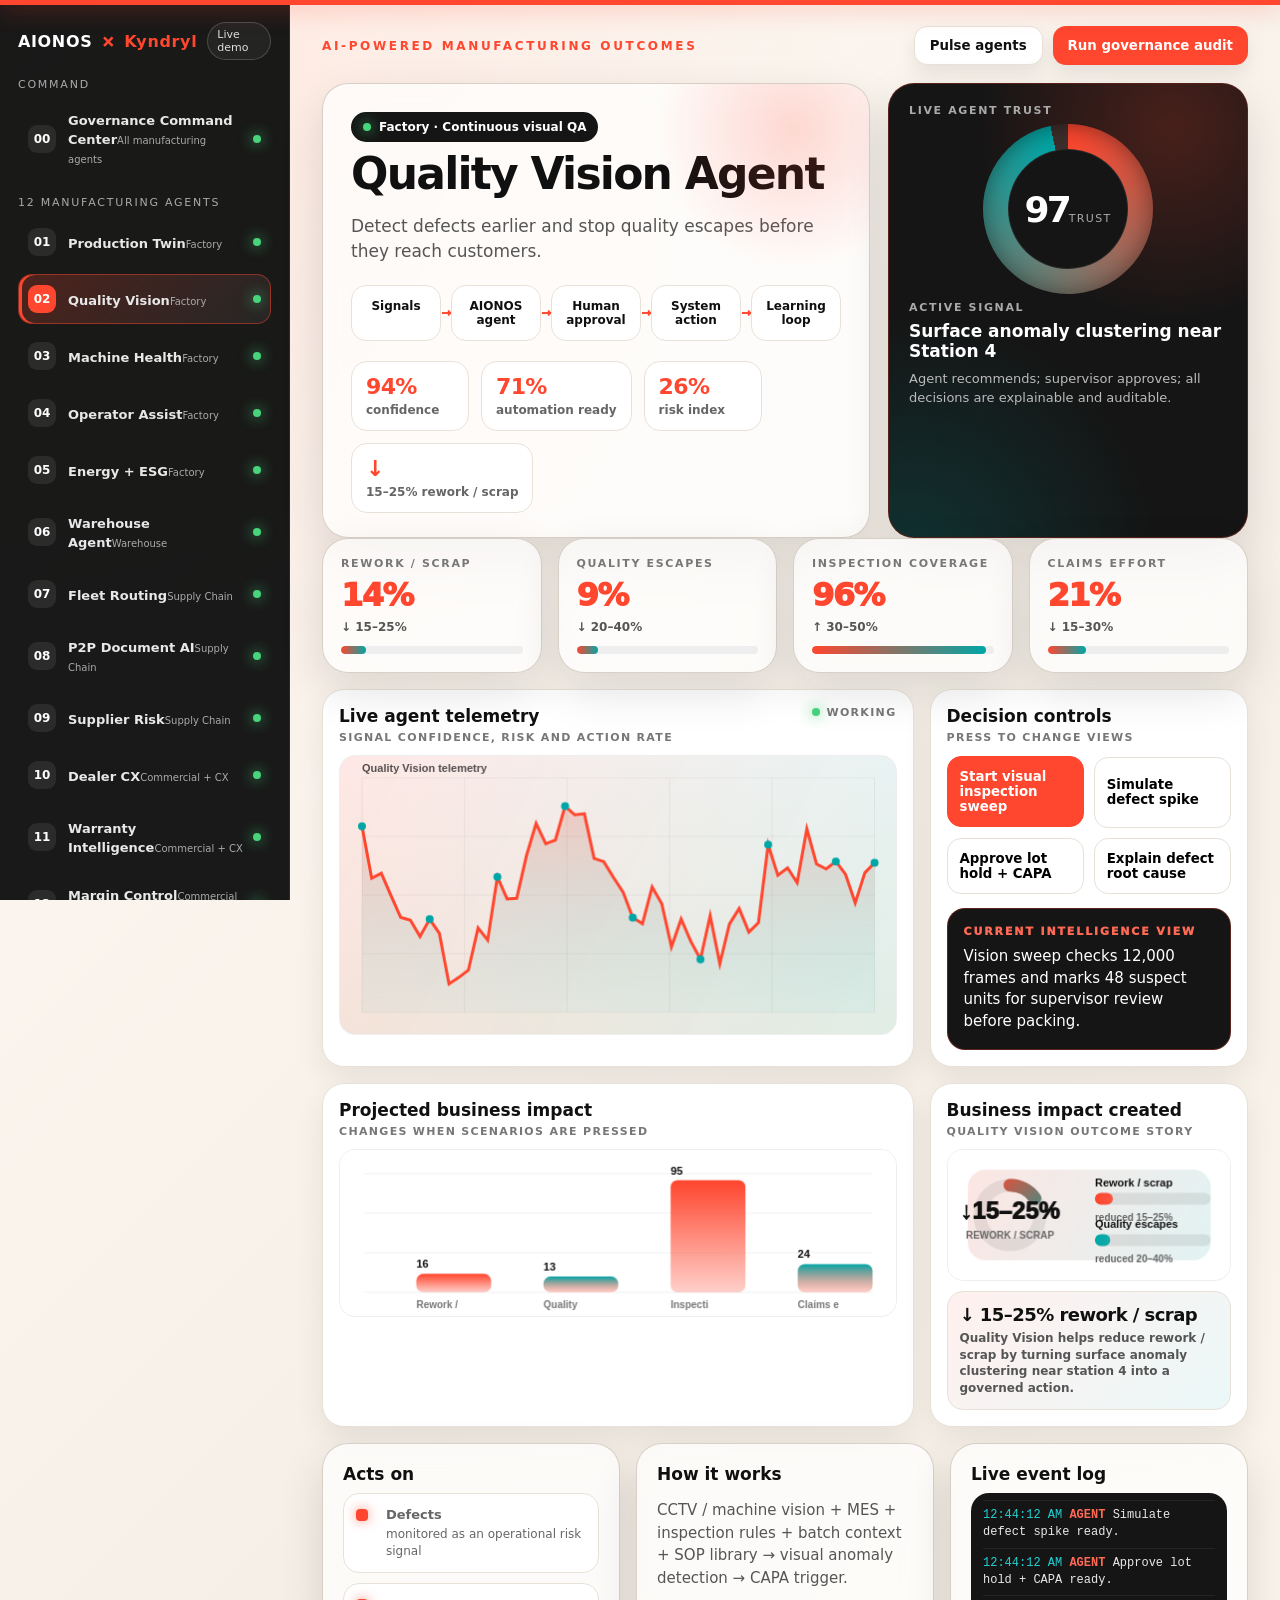
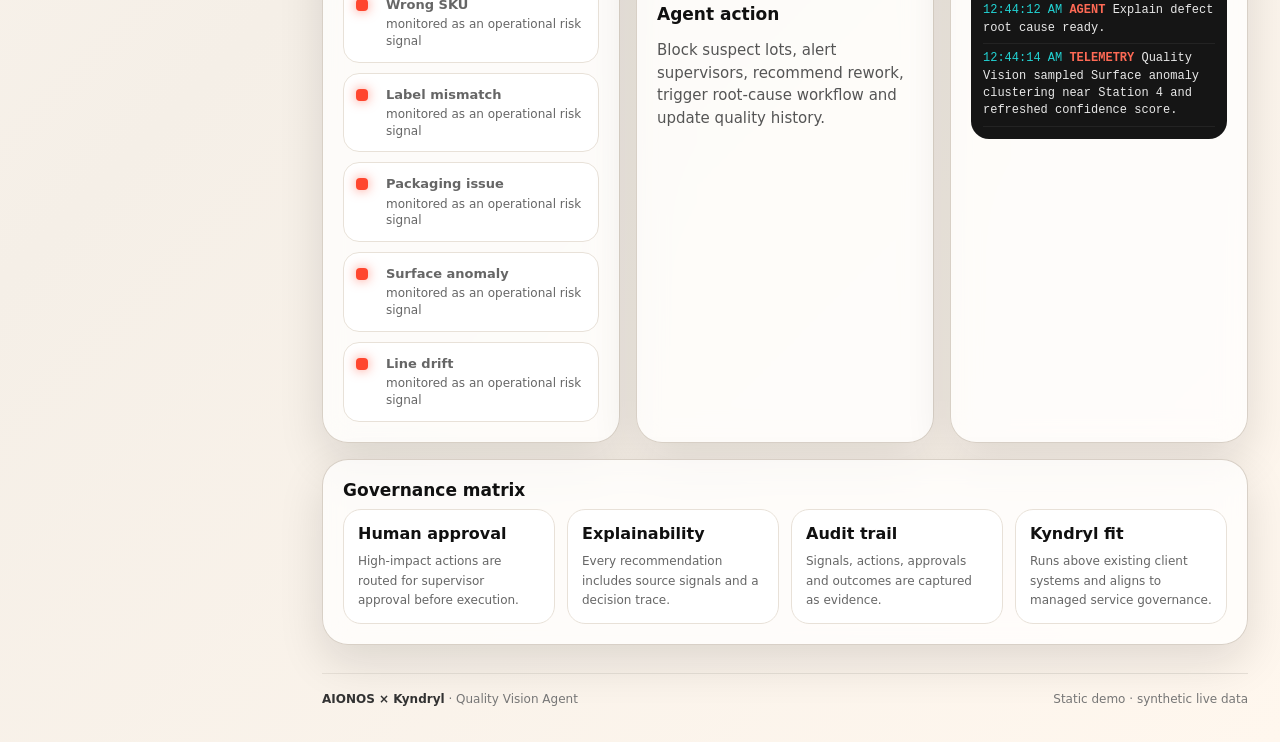
<file: agent-quality-vision.html>
<!doctype html>
<html lang="en">
<head>
  <meta charset="utf-8" />
  <meta name="viewport" content="width=device-width,initial-scale=1" />
  <title>Quality Vision | AIONOS × Kyndryl Manufacturing Agents</title>
  <meta name="description" content="Interactive AIONOS × Kyndryl manufacturing agent demo with live synthetic telemetry, governance controls and agent intelligence." />
  <link rel="stylesheet" href="assets/css/styles.css" />
</head>
<body data-page="quality-vision">
  <div class="app-shell">
    <aside class="sidebar" id="sidebar"></aside>
    <main class="main" id="content"></main>
  </div>
  <div id="toast" class="toast"></div>
  <script src="assets/js/agents.js"></script>
  <script src="assets/js/app.js"></script>
</body>
</html>
</file>
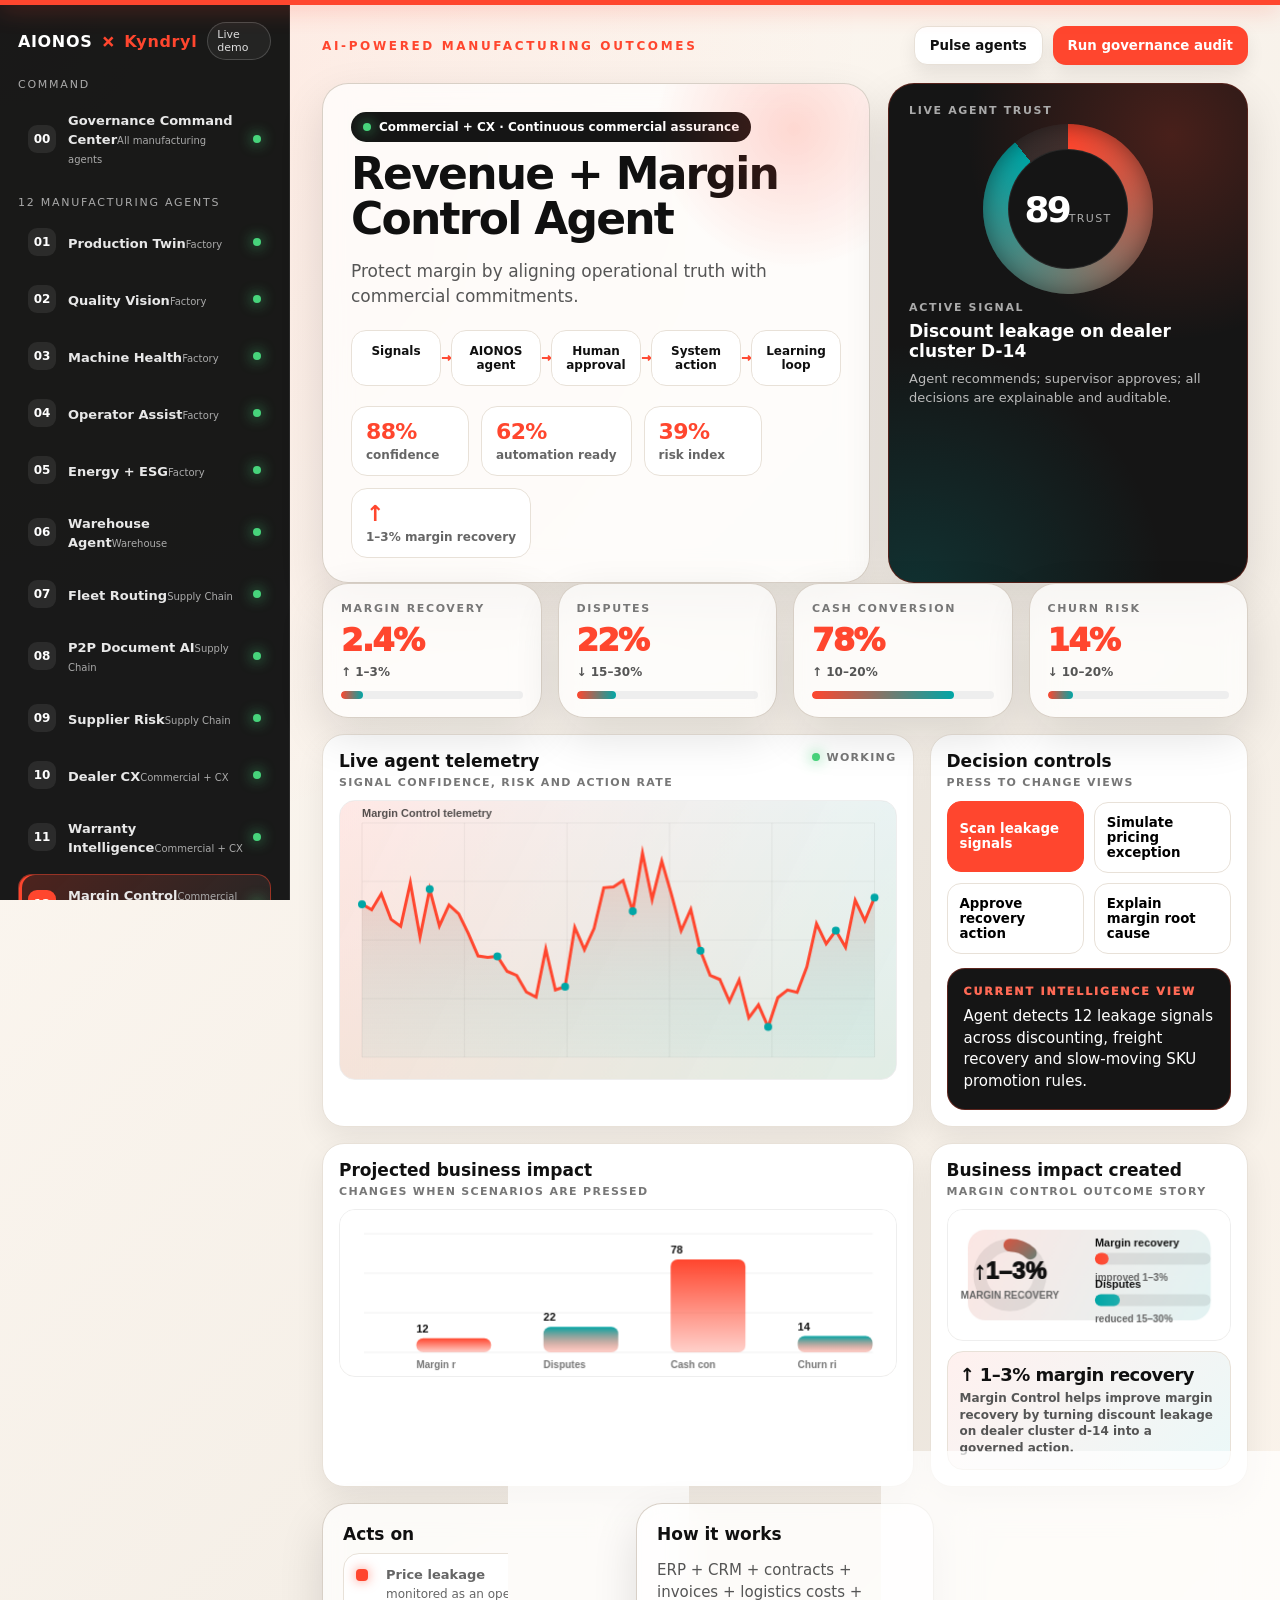
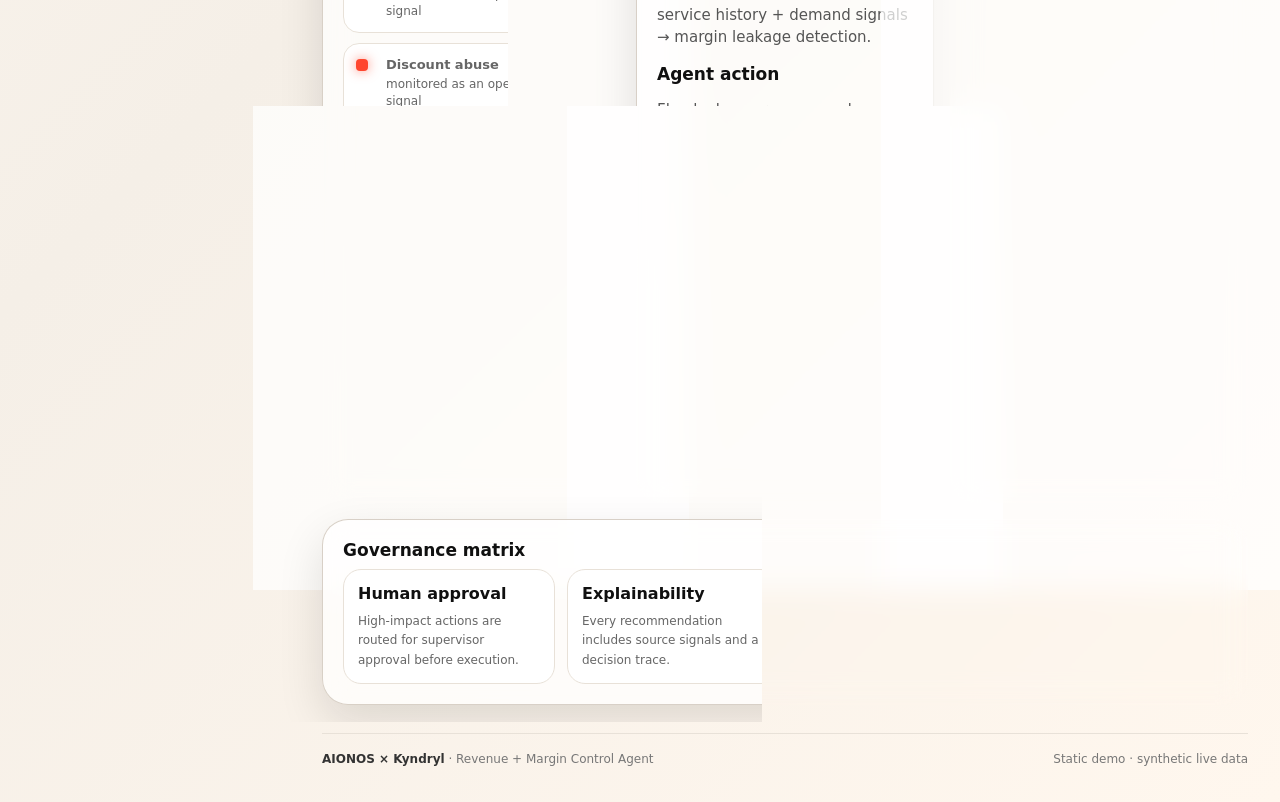
<file: agent-revenue-margin.html>
<!doctype html>
<html lang="en">
<head>
  <meta charset="utf-8" />
  <meta name="viewport" content="width=device-width,initial-scale=1" />
  <title>Revenue Margin | AIONOS × Kyndryl Manufacturing Agents</title>
  <meta name="description" content="Interactive AIONOS × Kyndryl manufacturing agent demo with live synthetic telemetry, governance controls and agent intelligence." />
  <link rel="stylesheet" href="assets/css/styles.css" />
</head>
<body data-page="revenue-margin">
  <div class="app-shell">
    <aside class="sidebar" id="sidebar"></aside>
    <main class="main" id="content"></main>
  </div>
  <div id="toast" class="toast"></div>
  <script src="assets/js/agents.js"></script>
  <script src="assets/js/app.js"></script>
</body>
</html>
</file>
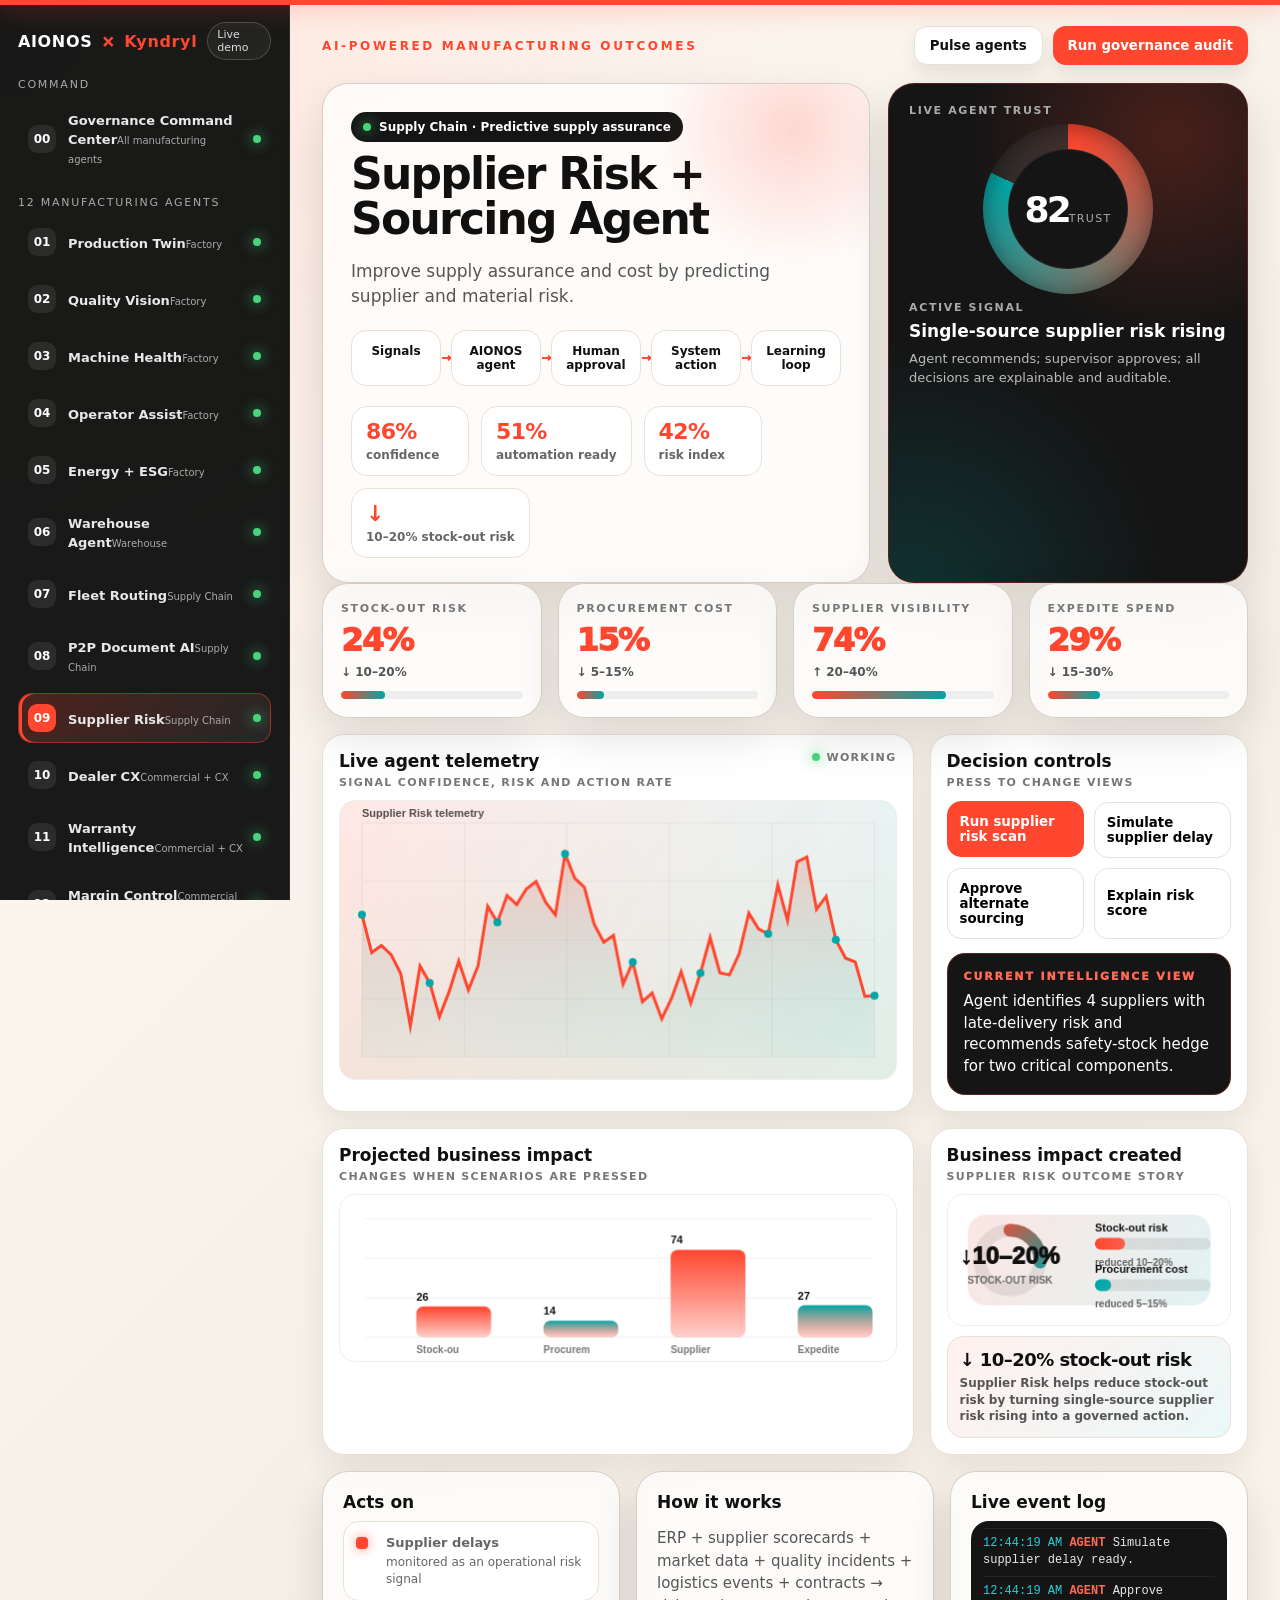
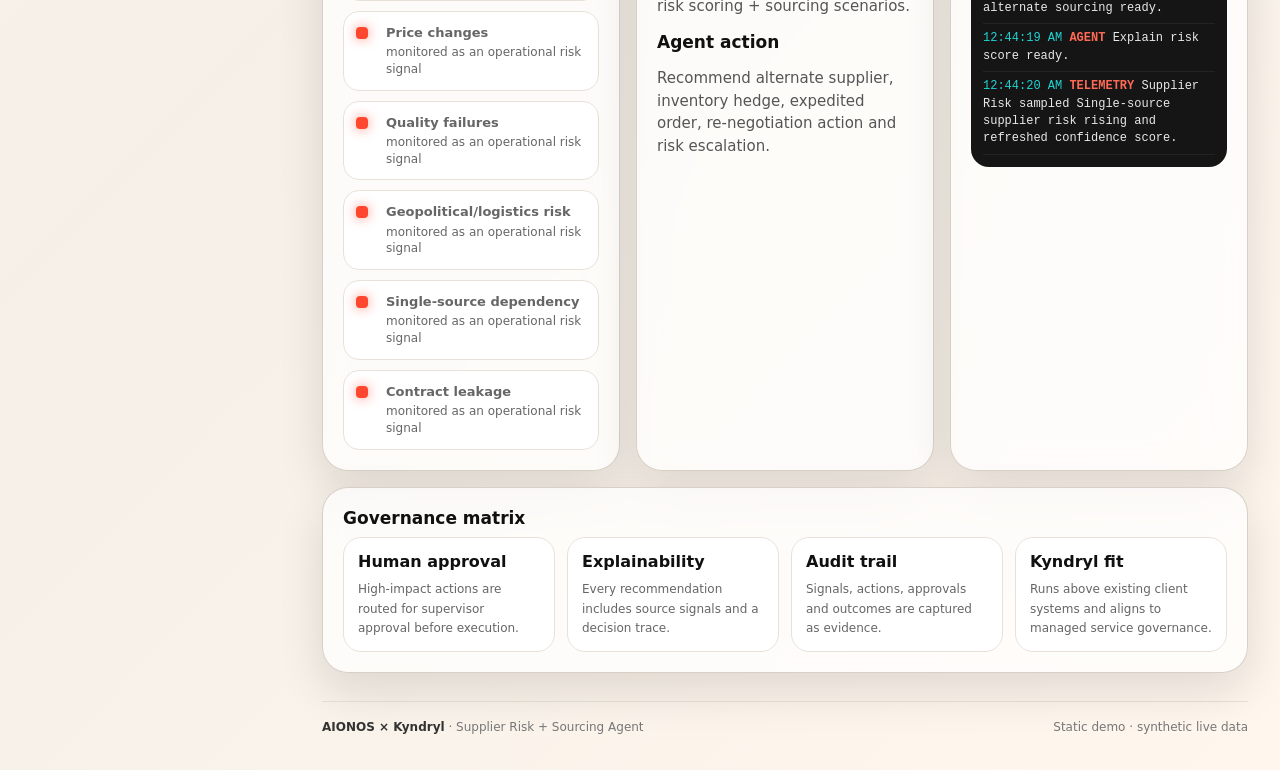
<file: agent-supplier-risk.html>
<!doctype html>
<html lang="en">
<head>
  <meta charset="utf-8" />
  <meta name="viewport" content="width=device-width,initial-scale=1" />
  <title>Supplier Risk | AIONOS × Kyndryl Manufacturing Agents</title>
  <meta name="description" content="Interactive AIONOS × Kyndryl manufacturing agent demo with live synthetic telemetry, governance controls and agent intelligence." />
  <link rel="stylesheet" href="assets/css/styles.css" />
</head>
<body data-page="supplier-risk">
  <div class="app-shell">
    <aside class="sidebar" id="sidebar"></aside>
    <main class="main" id="content"></main>
  </div>
  <div id="toast" class="toast"></div>
  <script src="assets/js/agents.js"></script>
  <script src="assets/js/app.js"></script>
</body>
</html>
</file>
<file: assets/css/styles.css>
:root{
  --red:#ff462e;
  --red2:#ff6a55;
  --teal:#00a6a6;
  --teal2:#22d3d3;
  --ink:#101010;
  --ink2:#191919;
  --muted:#6f6f6f;
  --line:#e8e1d8;
  --cream:#f7f2ea;
  --card:#fffaf3;
  --white:#ffffff;
  --yellow:#ffb02e;
  --green:#47d47b;
  --shadow:0 18px 46px rgba(18,18,18,.12);
}
*{box-sizing:border-box}
html{scroll-behavior:smooth}
body{
  margin:0;
  font-family:Inter, ui-sans-serif, system-ui, -apple-system, BlinkMacSystemFont, "Segoe UI", Arial, sans-serif;
  background:radial-gradient(circle at 0% 0%, rgba(255,70,46,.10), transparent 32%),linear-gradient(135deg,#fffaf4 0%,#f5efe7 52%,#fff7ee 100%);
  color:var(--ink);
  min-height:100vh;
}
body::before{
  content:"";
  position:fixed; inset:0; height:5px; background:var(--red); z-index:999;
  box-shadow:0 0 24px rgba(255,70,46,.7);
}
a{color:inherit;text-decoration:none}
button{font-family:inherit}
.app-shell{display:grid;grid-template-columns:290px 1fr;min-height:100vh}
.sidebar{
  position:sticky; top:0; height:100vh; overflow:auto;
  padding:22px 18px;
  background:rgba(16,16,16,.96);
  color:#fff;
  border-right:1px solid rgba(255,255,255,.08);
}
.logo-row{display:flex;align-items:center;justify-content:space-between;gap:10px;margin-bottom:18px}
.logo-mark{display:flex;align-items:center;gap:9px;font-weight:900;letter-spacing:.04em}
.logo-mark .aionos{color:#fff}.logo-mark .cross{color:var(--red);font-weight:1000}.logo-mark .kyndryl{color:var(--red)}
.pill{border:1px solid rgba(255,255,255,.18);border-radius:999px;padding:5px 9px;font-size:11px;color:#dedede;background:rgba(255,255,255,.05)}
.nav-title{font-size:11px;text-transform:uppercase;letter-spacing:.16em;color:#aaa;margin:18px 0 8px}
.nav-link{
  display:grid;grid-template-columns:30px 1fr auto;align-items:center;gap:10px;
  padding:10px 9px;border-radius:14px;margin-bottom:7px;color:#e8e8e8;border:1px solid transparent;
  transition:.2s ease;background:transparent;
}
.nav-link:hover{background:rgba(255,255,255,.07);border-color:rgba(255,255,255,.10);transform:translateX(2px)}
.nav-link.active{background:linear-gradient(135deg,rgba(255,70,46,.23),rgba(255,255,255,.06));border-color:rgba(255,70,46,.45);box-shadow:inset 3px 0 0 var(--red)}
.nav-num{width:28px;height:28px;border-radius:9px;display:grid;place-items:center;background:rgba(255,255,255,.08);font-weight:800;font-size:12px;color:#fff}
.nav-link.active .nav-num{background:var(--red);color:#fff}
.nav-name{font-size:13px;font-weight:700;line-height:1.2}.nav-cat{font-size:10px;color:#aaa;margin-top:2px}.nav-status{width:8px;height:8px;border-radius:99px;background:var(--green);box-shadow:0 0 14px var(--green)}
.main{padding:26px 32px 36px;max-width:1440px;width:100%;margin:0 auto}.topbar{display:flex;align-items:center;justify-content:space-between;gap:18px;margin-bottom:18px}.eyebrow{font-size:12px;text-transform:uppercase;letter-spacing:.22em;color:var(--red);font-weight:900}.top-actions{display:flex;gap:10px;flex-wrap:wrap}.ghost-btn,.primary-btn,.danger-btn{border:0;border-radius:13px;padding:11px 15px;font-weight:900;cursor:pointer;box-shadow:0 8px 18px rgba(0,0,0,.08);transition:.2s ease;white-space:nowrap}.ghost-btn{background:#fff;border:1px solid var(--line);color:var(--ink)}.primary-btn{background:var(--red);color:#fff}.danger-btn{background:#181818;color:#fff;border:1px solid rgba(255,70,46,.6)}.ghost-btn:hover,.primary-btn:hover,.danger-btn:hover{transform:translateY(-1px);box-shadow:0 12px 28px rgba(0,0,0,.14)}
.hero{
  display:grid;grid-template-columns:1.1fr .9fr;gap:24px;align-items:stretch;
  margin-bottom:22px;
}
.hero-card,.panel,.metric-card,.tile,.agent-card{
  background:rgba(255,255,255,.72);
  border:1px solid rgba(210,200,190,.85);
  border-radius:26px;
  box-shadow:var(--shadow);
  backdrop-filter:blur(14px);
}
.hero-card{padding:28px 28px 24px;position:relative;overflow:hidden;min-height:282px}.hero-card::after{content:"";position:absolute;right:-90px;top:-120px;width:330px;height:330px;border-radius:50%;background:radial-gradient(circle,rgba(255,70,46,.20),transparent 60%)}
h1{font-size:44px;line-height:1.02;margin:10px 0 10px;letter-spacing:-.04em;max-width:920px}h2{font-size:30px;line-height:1.06;margin:0 0 8px;letter-spacing:-.03em}h3{font-size:17px;margin:0 0 9px}.lede{font-size:17px;line-height:1.5;color:#555;max-width:870px}.mini-label{font-size:11px;text-transform:uppercase;letter-spacing:.15em;color:#777;font-weight:900}.highlight{color:var(--red)}.teal{color:var(--teal)}
.hero-meta{display:flex;gap:12px;flex-wrap:wrap;margin-top:20px}.meta-chip{background:#fff;border:1px solid var(--line);border-radius:16px;padding:12px 14px;min-width:118px}.meta-chip strong{display:block;font-size:22px;color:var(--red);letter-spacing:-.03em}.meta-chip span{font-size:12px;color:#666;font-weight:700}
.command-visual{position:relative;min-height:282px;background:linear-gradient(135deg,#151515,#2a1917 48%,#111);border-radius:26px;overflow:hidden;padding:18px;border:1px solid rgba(255,70,46,.25);box-shadow:var(--shadow)}
#networkCanvas,.viz-canvas{width:100%;height:100%;display:block;border-radius:18px}.hud-strip{position:absolute;left:18px;right:18px;bottom:18px;display:grid;grid-template-columns:repeat(4,1fr);gap:8px}.hud-stat{background:rgba(0,0,0,.55);border:1px solid rgba(255,255,255,.11);border-radius:14px;padding:10px;color:#fff}.hud-stat b{display:block;color:var(--red2);font-size:20px}.hud-stat span{font-size:10px;color:#bdbdbd;text-transform:uppercase;letter-spacing:.1em}
.grid-4{display:grid;grid-template-columns:repeat(4,1fr);gap:16px}.grid-3{display:grid;grid-template-columns:repeat(3,1fr);gap:16px}.grid-2{display:grid;grid-template-columns:repeat(2,1fr);gap:16px}.panel{padding:20px}.metric-card{padding:18px;position:relative;overflow:hidden}.metric-card .value{font-size:32px;font-weight:1000;letter-spacing:-.05em;color:var(--red);margin:6px 0}.metric-card .target{font-size:12px;color:#555;font-weight:800}.metric-card .bar{height:8px;border-radius:99px;background:#eee;margin-top:12px;overflow:hidden}.metric-card .bar span{display:block;height:100%;background:linear-gradient(90deg,var(--red),var(--teal));border-radius:99px;width:50%;transition:.5s ease}.section-title{display:flex;align-items:flex-end;justify-content:space-between;gap:18px;margin:26px 0 14px}.section-title p{margin:0;color:#666}.agent-grid{display:grid;grid-template-columns:repeat(4,1fr);gap:16px}.agent-card{padding:16px;min-height:198px;display:flex;flex-direction:column;gap:10px;position:relative;overflow:hidden}.agent-card::before{content:"";position:absolute;top:0;left:0;right:0;height:4px;background:linear-gradient(90deg,var(--red),var(--teal))}.agent-top{display:flex;justify-content:space-between;gap:10px;align-items:flex-start}.agent-icon{width:46px;height:46px;border-radius:16px;display:grid;place-items:center;background:#151515;color:#fff;font-weight:1000;box-shadow:inset 0 0 0 1px rgba(255,255,255,.12)}.agent-title{font-weight:1000;font-size:15px;letter-spacing:-.02em}.agent-cat{font-size:11px;color:#777;margin-top:2px}.agent-signal{font-size:12px;color:#555;line-height:1.35}.spark{height:46px;width:100%;background:#fff;border-radius:12px;border:1px solid var(--line)}.agent-footer{display:flex;justify-content:space-between;align-items:center;margin-top:auto}.live-dot{display:inline-flex;align-items:center;gap:6px;font-size:11px;font-weight:900;color:#555}.live-dot::before{content:"";width:8px;height:8px;border-radius:99px;background:var(--green);box-shadow:0 0 14px var(--green)}.open-link{font-size:12px;color:var(--red);font-weight:1000}
.agent-hero{display:grid;grid-template-columns:1fr 360px;gap:18px}.agent-hero .hero-card{min-height:auto}.agent-badge{display:inline-flex;align-items:center;gap:8px;border-radius:999px;background:#151515;color:#fff;padding:8px 12px;font-weight:900;font-size:12px}.agent-badge span{width:8px;height:8px;border-radius:99px;background:var(--green);box-shadow:0 0 14px var(--green)}.decision-flow{display:grid;grid-template-columns:repeat(5,1fr);gap:10px;margin-top:20px}.flow-step{background:#fff;border:1px solid var(--line);border-radius:15px;padding:13px;text-align:center;font-weight:900;font-size:12px;position:relative}.flow-step:not(:last-child)::after{content:"→";position:absolute;right:-11px;top:50%;transform:translateY(-50%);color:var(--red);font-weight:1000}.agent-control{background:#151515;color:#fff;border-radius:26px;padding:20px;border:1px solid rgba(255,70,46,.28);box-shadow:var(--shadow);position:relative;overflow:hidden}.agent-control::before{content:"";position:absolute;inset:-80px;background:radial-gradient(circle at 70% 20%,rgba(255,70,46,.22),transparent 32%),radial-gradient(circle at 20% 90%,rgba(0,166,166,.2),transparent 35%)}.agent-control>*{position:relative}.gauge-wrap{height:184px;display:grid;place-items:center}.gauge{width:170px;height:170px;border-radius:50%;background:conic-gradient(var(--red) 0deg, var(--teal) 220deg, rgba(255,255,255,.09) 220deg 360deg);display:grid;place-items:center;box-shadow:inset 0 0 25px rgba(0,0,0,.45)}.gauge-inner{width:120px;height:120px;border-radius:50%;background:#151515;display:grid;place-items:center;text-align:center;border:1px solid rgba(255,255,255,.08)}.gauge-inner b{font-size:36px;letter-spacing:-.08em}.gauge-inner span{font-size:11px;color:#aaa;text-transform:uppercase;letter-spacing:.12em}.scenario-buttons{display:grid;grid-template-columns:repeat(2,1fr);gap:10px;margin-top:12px}.scenario-buttons button{border:1px solid var(--line);background:#fff;border-radius:14px;padding:12px;cursor:pointer;font-weight:900;transition:.2s ease;text-align:left}.scenario-buttons button:hover,.scenario-buttons button.active{background:var(--red);color:#fff;border-color:var(--red);transform:translateY(-1px)}.insight-box{margin-top:14px;background:#151515;color:#fff;border-radius:18px;padding:16px;border:1px solid rgba(255,70,46,.3);min-height:98px}.insight-box .title{font-size:11px;text-transform:uppercase;letter-spacing:.17em;color:var(--red2);font-weight:1000;margin-bottom:8px}.insight-text{font-size:15px;line-height:1.45}.two-col{display:grid;grid-template-columns:1.3fr .7fr;gap:16px;margin-top:16px}.chart-card{background:#fff;border:1px solid var(--line);border-radius:22px;padding:16px;box-shadow:0 12px 30px rgba(0,0,0,.07)}.chart-head{display:flex;align-items:flex-start;justify-content:space-between;gap:12px;margin-bottom:10px}.chart-head h3{margin:0}.chart-head span{font-size:11px;color:#777;font-weight:900;text-transform:uppercase;letter-spacing:.12em}.chart{width:100%;height:280px;display:block;background:linear-gradient(180deg,#fff,#fbf6ee);border-radius:16px;border:1px solid #eee}.small-chart{height:168px}.list{display:grid;gap:10px}.list-item{display:grid;grid-template-columns:20px 1fr;gap:10px;align-items:start;background:#fff;border:1px solid var(--line);border-radius:16px;padding:12px}.list-dot{width:12px;height:12px;border-radius:4px;margin-top:3px;background:var(--red);box-shadow:0 0 12px rgba(255,70,46,.6)}.list-item b{display:block;font-size:13px;margin-bottom:2px}.list-item span{font-size:12px;color:#666;line-height:1.4}.event-log{height:246px;overflow:auto;background:#151515;color:#e9e9e9;border-radius:18px;padding:12px;font-family:ui-monospace,SFMono-Regular,Menlo,Consolas,monospace;font-size:12px;line-height:1.45;scroll-behavior:smooth}.event-line{padding:6px 0;border-bottom:1px solid rgba(255,255,255,.06)}.event-line .time{color:var(--teal2)}.event-line .sev{color:var(--red2);font-weight:900}.matrix{display:grid;grid-template-columns:repeat(4,1fr);gap:12px}.matrix-cell{background:#fff;border:1px solid var(--line);border-radius:18px;padding:14px}.matrix-cell b{display:block;margin-bottom:7px}.matrix-cell span{font-size:12px;color:#666;line-height:1.4}.toast{position:fixed;right:24px;bottom:24px;background:#151515;color:#fff;border:1px solid rgba(255,70,46,.5);border-radius:18px;padding:14px 16px;box-shadow:0 20px 50px rgba(0,0,0,.25);transform:translateY(120px);opacity:0;transition:.28s ease;z-index:1000;max-width:360px}.toast.show{transform:translateY(0);opacity:1}.mobile-menu{display:none}
@keyframes pulse{0%,100%{opacity:.55}50%{opacity:1}}
.pulsing{animation:pulse 1.2s infinite}
.footer-note{margin-top:28px;color:#777;font-size:12px;display:flex;justify-content:space-between;gap:12px;border-top:1px solid var(--line);padding-top:18px}.footer-note b{color:#333}
@media(max-width:1180px){.app-shell{grid-template-columns:1fr}.sidebar{position:fixed;z-index:500;transform:translateX(-102%);transition:.25s ease;width:300px}.sidebar.open{transform:translateX(0)}.mobile-menu{display:inline-flex}.main{padding:22px 18px}.hero,.agent-hero,.two-col{grid-template-columns:1fr}.agent-grid{grid-template-columns:repeat(2,1fr)}.grid-4{grid-template-columns:repeat(2,1fr)}.matrix{grid-template-columns:repeat(2,1fr)}}
@media(max-width:680px){h1{font-size:34px}.agent-grid,.grid-4,.grid-3,.grid-2,.matrix,.scenario-buttons,.decision-flow{grid-template-columns:1fr}.flow-step:not(:last-child)::after{display:none}.topbar{align-items:flex-start;flex-direction:column}.hud-strip{grid-template-columns:repeat(2,1fr)}.hero-card{padding:22px}.agent-hero{display:block}.agent-control{margin-top:16px}}
#networkCanvas{height:280px;}
.impact-card .small-chart{height:132px}.impact-narrative{margin-top:10px;border:1px solid var(--line);border-radius:16px;background:linear-gradient(135deg,rgba(255,70,46,.08),rgba(0,166,166,.08));padding:12px}.impact-narrative b{display:block;font-size:18px;letter-spacing:-.03em;margin-bottom:5px}.impact-narrative span{display:block;color:#555;font-size:12px;line-height:1.4;font-weight:800}
</file>
